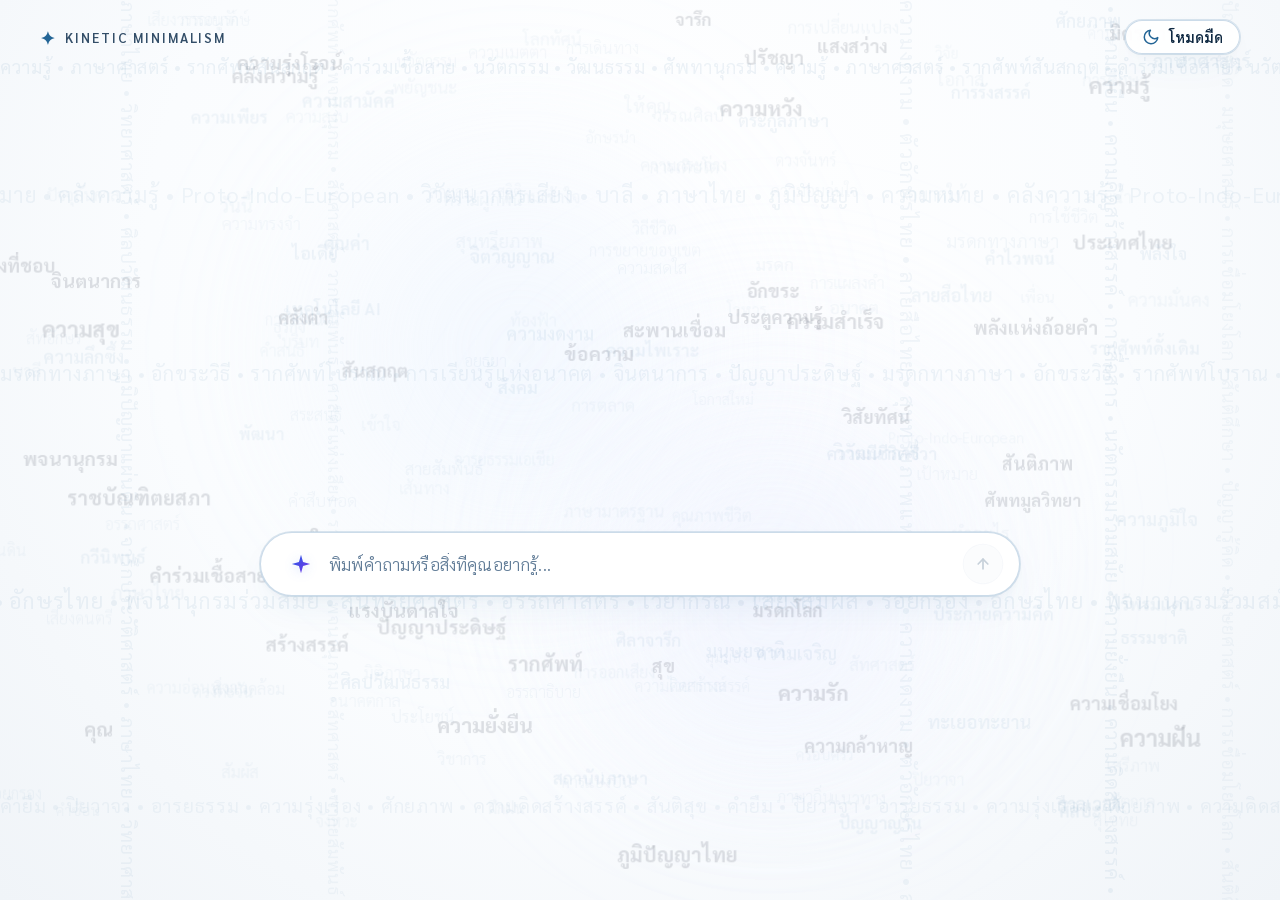
<file: UIdesign/index.html>
<!DOCTYPE html>
<html lang="th">
<head>
  <meta charset="UTF-8">
  <meta name="viewport" content="width=device-width, initial-scale=1.0">
  <title>Kinetic Typography & Liquid Glass UI</title>
  <meta name="description" content="ระบบ Kinetic Typography และ Liquid Glass สไตล์โมเดิร์น มินิมอล ผสานฟอร์มตัวอักษรไทย">

  <!-- Google Fonts: Sarabun & Krub (ฟอนต์ไทยมีหัว คมชัด อ่านง่าย สไตล์ราชบัณฑิตยสภา) -->
  <link rel="preconnect" href="https://fonts.googleapis.com">
  <link rel="preconnect" href="https://fonts.gstatic.com" crossorigin>
  <link href="https://fonts.googleapis.com/css2?family=Krub:ital,wght@0,400;0,500;0,600;0,700;1,400;1,600&family=Sarabun:ital,wght@0,300;0,400;0,500;0,600;0,700;0,800;1,400;1,600;1,700&display=swap" rel="stylesheet">

  <link rel="stylesheet" href="style.css">
</head>
<body class="state-ambient">
  <!-- Visual Canvas for subtle ambient lighting -->
  <div class="ambient-background">
    <div class="light-orb orb-1"></div>
    <div class="light-orb orb-2"></div>
    <div class="light-orb orb-3"></div>
  </div>

  <!-- Kinetic Typography Viewport (Horizontal & Vertical Streams + Dynamic Word Cloud) -->
  <div class="kinetic-viewport" id="kineticViewport" aria-hidden="true">
    <!-- Horizontal Flowing Lines -->
    <div class="kinetic-stream-h stream-h-1" id="streamH1"></div>
    <div class="kinetic-stream-h stream-h-2" id="streamH2"></div>
    <div class="kinetic-stream-h stream-h-3" id="streamH3"></div>
    <div class="kinetic-stream-h stream-h-4" id="streamH4"></div>
    <div class="kinetic-stream-h stream-h-5" id="streamH5"></div>

    <!-- Vertical Flowing Lines (วิ่งแนวตั้งตามที่ต้องการ) -->
    <div class="kinetic-stream-v stream-v-1" id="streamV1"></div>
    <div class="kinetic-stream-v stream-v-2" id="streamV2"></div>
    <div class="kinetic-stream-v stream-v-3" id="streamV3"></div>
    <div class="kinetic-stream-v stream-v-4" id="streamV4"></div>
    <div class="kinetic-stream-v stream-v-5" id="streamV5"></div>

    <!-- Floating Dynamic Word Cloud -->
    <div class="words-cloud" id="wordsCloud"></div>
  </div>

  <!-- Top Micro-Bar (Status & Interactive Demo Controls) -->
  <header class="top-nav">
    <div class="brand-subtle">
      <span class="brand-spark">✦</span>
      <span class="brand-title">KINETIC MINIMALISM</span>
    </div>

    <div class="theme-toggle-container">
      <button class="theme-toggle-btn" id="themeToggleBtn" aria-label="สลับโหมดมืด/สว่าง" title="สลับโหมดมืด/สว่าง">
        <svg class="theme-icon sun-icon" width="18" height="18" viewBox="0 0 24 24" fill="none" stroke="currentColor" stroke-width="2" stroke-linecap="round" stroke-linejoin="round">
          <circle cx="12" cy="12" r="5"></circle>
          <line x1="12" y1="1" x2="12" y2="3"></line>
          <line x1="12" y1="21" x2="12" y2="23"></line>
          <line x1="4.22" y1="4.22" x2="5.64" y2="5.64"></line>
          <line x1="18.36" y1="18.36" x2="19.78" y2="19.78"></line>
          <line x1="1" y1="12" x2="3" y2="12"></line>
          <line x1="21" y1="12" x2="23" y2="12"></line>
          <line x1="4.22" y1="19.78" x2="5.64" y2="18.36"></line>
          <line x1="18.36" y1="5.64" x2="19.78" y2="4.22"></line>
        </svg>
        <svg class="theme-icon moon-icon" width="18" height="18" viewBox="0 0 24 24" fill="none" stroke="currentColor" stroke-width="2" stroke-linecap="round" stroke-linejoin="round">
          <path d="M21 12.79A9 9 0 1 1 11.21 3 7 7 0 0 0 21 12.79z"></path>
        </svg>
        <span class="theme-toggle-text" id="themeToggleText">โหมดมืด</span>
      </button>
    </div>
  </header>

  <!-- Central Kinetic Stage -->
  <main class="stage-container" id="stageContainer">
    
    <!-- Greeting Headline Section: คำสุดท้ายที่เรียงแล้วเป็นตัวอักษรมีหัว หนา ชัด -->
    <div class="greeting-wrapper" id="greetingWrapper">
      <h1 class="greeting-headline" id="greetingHeadline" aria-label="วันนี้อยากให้ภาษาไทยทำอะไรให้คุณ">
        <span class="greeting-slot" id="targetSlot0" data-word="วันนี้"><span class="slot-text">วันนี้</span></span>
        <span class="greeting-slot" id="targetSlot1" data-word="อยากให้"><span class="slot-text">อยากให้</span></span>
        <span class="greeting-slot" id="targetSlot2" data-word="ภาษาไทย"><span class="slot-text">ภาษาไทย</span></span>
        <span class="greeting-slot" id="targetSlot3" data-word="ทำอะไร"><span class="slot-text">ทำอะไร</span></span>
        <span class="greeting-slot" id="targetSlot4" data-word="ให้คุณ"><span class="slot-text">ให้คุณ</span></span>
      </h1>
      <p class="greeting-subtext" id="greetingSubtext">
        พิมพ์สิ่งที่ต้องการเรียนรู้ แปลความหมาย สืบสายรากศัพท์ หรือสร้างสรรค์
      </p>
    </div>

    <!-- Liquid Glass Textbox Container (Squircle Apple-style) -->
    <div class="glass-search-container" id="glassSearchContainer">
      <!-- Specular Refraction Highlights -->
      <div class="glass-lens-overlay" aria-hidden="true"></div>
      <div class="glass-specular-edge" aria-hidden="true"></div>

      <!-- Main Squircle Capsule Input -->
      <div class="liquid-textbox" id="liquidTextbox">
        
        <!-- Left Sparkle Icon -->
        <div class="sparkle-icon-wrapper" title="ระบบตื่นรู้และพร้อมรับคำสั่ง">
          <svg class="sparkle-svg" width="22" height="22" viewBox="0 0 24 24" fill="none" xmlns="http://www.w3.org/2000/svg">
            <path d="M12 2L14.2 9.8L22 12L14.2 14.2L12 22L9.8 14.2L2 12L9.8 9.8L12 2Z" fill="url(#sparkleGradient)" />
            <defs>
              <linearGradient id="sparkleGradient" x1="2" y1="2" x2="22" y2="22" gradientUnits="userSpaceOnUse">
                <stop stop-color="#2563EB" />
                <stop offset="0.5" stop-color="#4F46E5" />
                <stop offset="1" stop-color="#7C3AED" />
              </linearGradient>
            </defs>
          </svg>
        </div>

        <!-- Loopless Clean Input Field -->
        <div class="input-field-wrapper">
          <input 
            type="text" 
            id="thaiSearchInput" 
            class="thai-input" 
            placeholder="พิมพ์คำถามหรือสิ่งที่คุณอยากรู้..." 
            autocomplete="off"
            spellcheck="false"
            aria-label="พิมพ์คำถามหรือสิ่งที่คุณอยากรู้"
          >
        </div>

        <!-- Right Action Button (Squircle / Capsule with Up Arrow) -->
        <button class="action-btn" id="actionSubmitBtn" aria-label="ส่งคำสั่ง" disabled>
          <svg class="arrow-up-svg" width="18" height="18" viewBox="0 0 24 24" fill="none" stroke="currentColor" stroke-width="2.5" stroke-linecap="round" stroke-linejoin="round">
            <line x1="12" y1="19" x2="12" y2="5"></line>
            <polyline points="5 12 12 5 19 12"></polyline>
          </svg>
        </button>
      </div>

      <!-- Mode Selection Container (โหลดขึ้นมาใต้ช่องพิมพ์ขณะพิมพ์ 2 ก้อน) -->
      <div class="mode-selection-container" id="modeSelectionContainer" style="display: none;">
        <div class="mode-selection-header">
          <div class="mode-loading-indicator" id="modeLoadingIndicator">
            <span class="pulse-spark">✦</span>
            <span class="mode-header-text">โหมดการวิเคราะห์สำหรับ "<strong id="typedWordLabel" class="highlight-word">...</strong>"</span>
          </div>
          <span class="mode-select-hint">เลือกเพื่อดูคำตอบ</span>
        </div>

        <div class="mode-cards-grid">
          <!-- ก้อนที่ 1: ค้นหาทั่วไป (General Search via WACHA) -->
          <button class="mode-card" id="modeCardGeneral" data-mode="general">
            <div class="mode-card-icon-box dict-icon">
              <svg width="20" height="20" viewBox="0 0 24 24" fill="none" stroke="currentColor" stroke-width="2" stroke-linecap="round" stroke-linejoin="round">
                <path d="M4 19.5A2.5 2.5 0 0 1 6.5 17H20"></path>
                <path d="M6.5 2H20v20H6.5A2.5 2.5 0 0 1 4 19.5v-15A2.5 2.5 0 0 1 6.5 2z"></path>
              </svg>
            </div>
            <div class="mode-card-info">
              <div class="mode-title-row">
                <span class="mode-title">1. ค้นหาทั่วไป</span>
                <span class="mode-tag tag-dict">WACHA Engine</span>
              </div>
              <p class="mode-desc">
                นิยาม, แผนภาพความสัมพันธ์ และคำที่เกี่ยวข้อง สำหรับ "<span class="echo-word">คำนี้</span>"
              </p>
            </div>
            <div class="mode-action-indicator">
              <span class="action-arrow">→</span>
            </div>
          </button>

          <!-- ก้อนที่ 2: การหารากศัพท์ (Etymological Bridge) -->
          <button class="mode-card" id="modeCardEtymology" data-mode="etymology">
            <div class="mode-card-icon-box root-icon">
              <svg width="20" height="20" viewBox="0 0 24 24" fill="none" stroke="currentColor" stroke-width="2" stroke-linecap="round" stroke-linejoin="round">
                <circle cx="18" cy="5" r="3"></circle>
                <circle cx="6" cy="12" r="3"></circle>
                <circle cx="18" cy="19" r="3"></circle>
                <line x1="8.59" y1="13.51" x2="15.42" y2="17.49"></line>
                <line x1="15.41" y1="6.51" x2="8.59" y2="10.49"></line>
              </svg>
            </div>
            <div class="mode-card-info">
              <div class="mode-title-row">
                <span class="mode-title">2. การหารากศัพท์</span>
                <span class="mode-tag tag-pie">PIE Cognates</span>
              </div>
              <p class="mode-desc">
                สืบสายรากศัพท์บาลี-สันสกฤต และคำร่วมเชื้อสาย PIE สำหรับ "<span class="echo-word">คำนี้</span>"
              </p>
            </div>
            <div class="mode-action-indicator">
              <span class="action-arrow">→</span>
            </div>
          </button>
        </div>
      </div>

    </div>

    <!-- Interactive Execution Response Card (Liquid Glass Drawer) -->
    <div class="response-drawer" id="responseDrawer">
      <div class="response-card liquid-glass-card">
        <div class="response-header">
          <div class="response-badge">
            <span class="pulse-dot"></span>
            <span id="responseStatusText">วิเคราะห์ภาษาไทยสำเร็จ</span>
          </div>
          <button class="response-close-btn" id="closeResponseBtn" title="ปิดหน้าต่าง">✕</button>
        </div>
        <div class="response-body" id="responseBody">
          <!-- Dynamic Response Content -->
        </div>
      </div>
    </div>

  </main>

  <script src="https://d3js.org/d3.v7.min.js"></script>
  <script src="d3_graph.js"></script>
  <script src="app.js"></script>
</body>
</html>
</file>
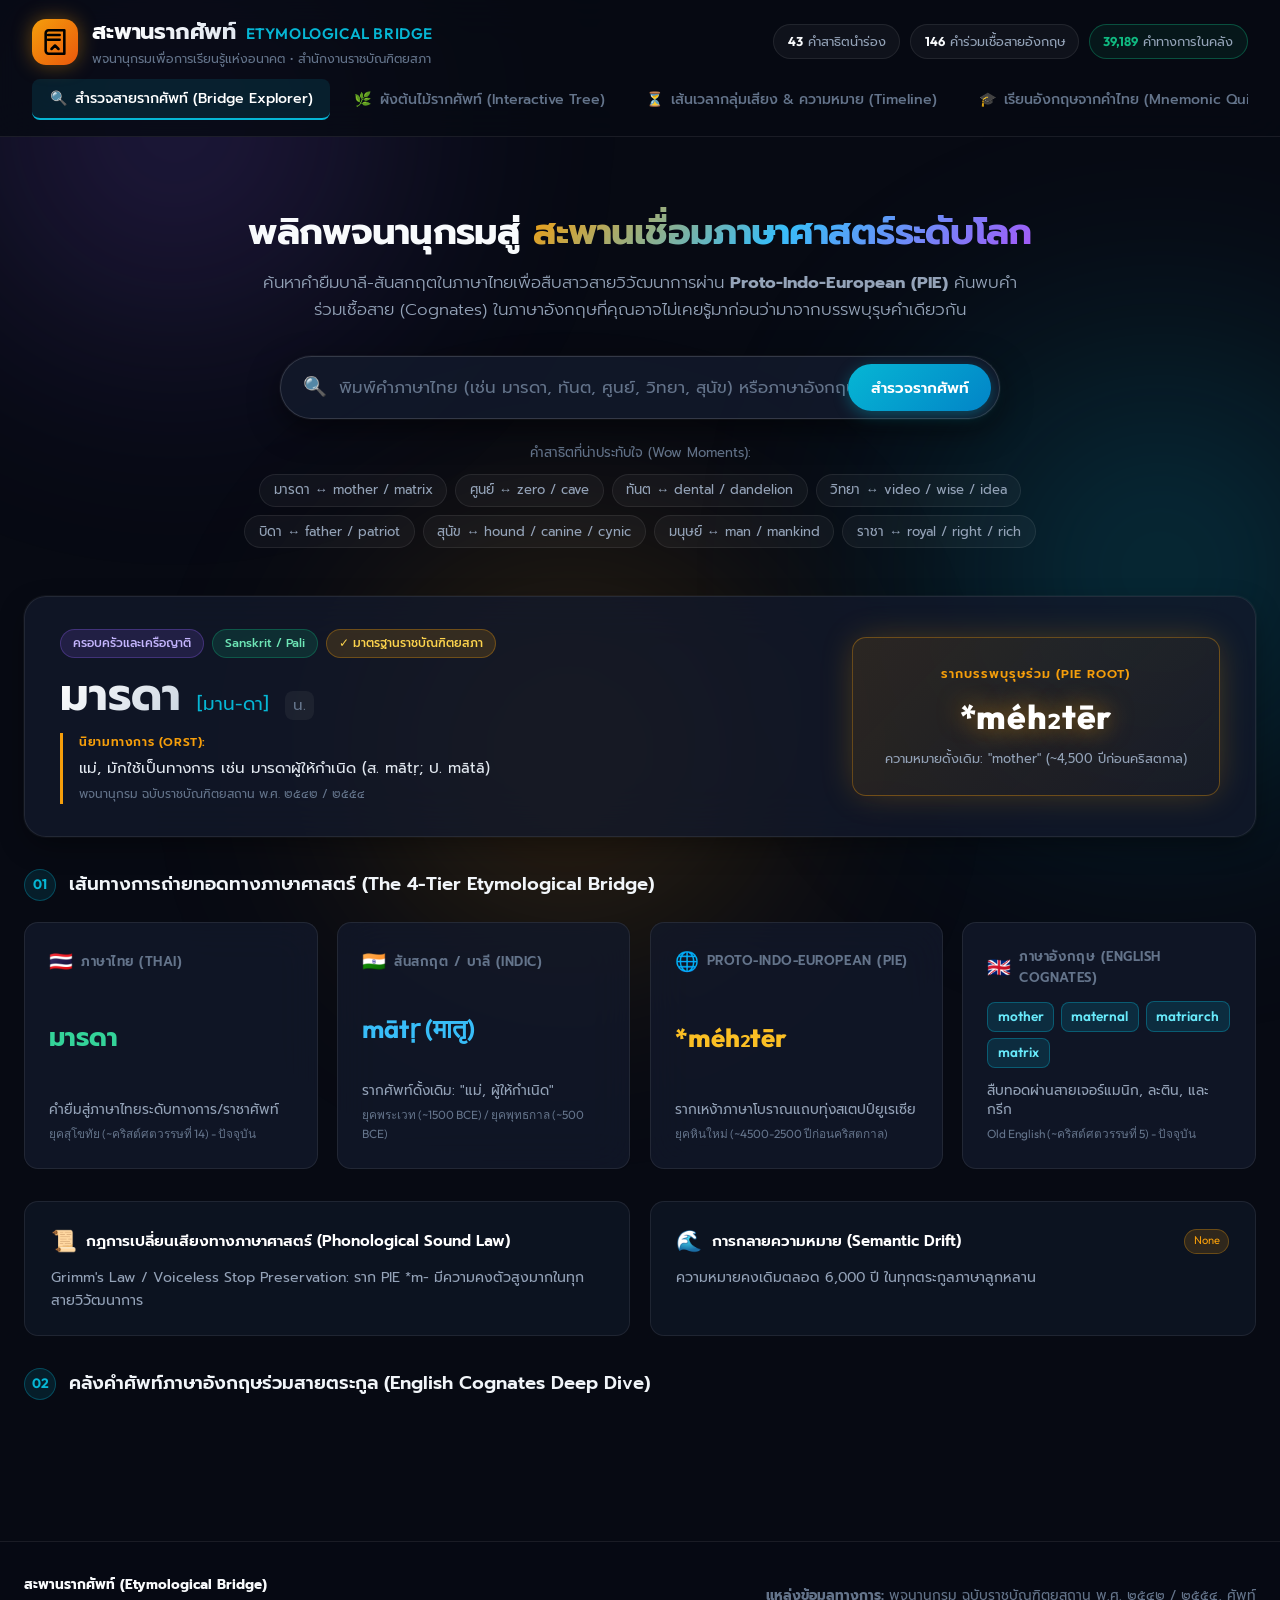
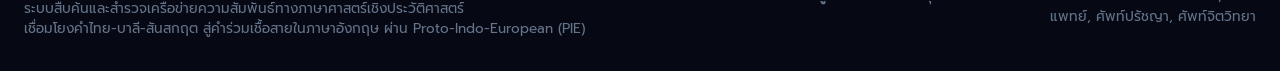
<file: etymological-bridge/frontend/index.html>
<!DOCTYPE html>
<html lang="th">
<head>
  <meta charset="UTF-8">
  <meta name="viewport" content="width=device-width, initial-scale=1.0">
  <title>สะพานรากศัพท์ (Etymological Bridge) | เชื่อมโยงคำไทยสู่ภาษาอังกฤษผ่าน PIE</title>
  <meta name="description" content="ระบบเชื่อมโยงคำยืมบาลี-สันสกฤตในภาษาไทยสู่คำร่วมเชื้อสาย (Cognates) ในภาษาอังกฤษ ผ่านรากศัพท์ Proto-Indo-European (PIE) โดยสำนักงานราชบัณฑิตยสภา">
  
  <!-- Fonts: Outfit (English) & Prompt (Thai) -->
  <link rel="preconnect" href="https://fonts.googleapis.com">
  <link rel="preconnect" href="https://fonts.gstatic.com" crossorigin>
  <link href="https://fonts.googleapis.com/css2?family=Outfit:wght@300;400;500;600;700;800&family=Prompt:ital,wght@0,300;0,400;0,500;0,600;0,700;1,400&display=swap" rel="stylesheet">
  
  <!-- D3.js v7 CDN for Force Graph -->
  <script src="https://d3js.org/d3.v7.min.js"></script>
  
  <!-- Stylesheets -->
  <link rel="stylesheet" href="css/style.css">
</head>
<body class="dark-theme">
  <!-- Background Glow Orbs -->
  <div class="bg-orb orb-1"></div>
  <div class="bg-orb orb-2"></div>
  <div class="bg-orb orb-3"></div>

  <!-- Header & Navigation -->
  <header class="app-header" id="mainHeader">
    <div class="header-container">
      <div class="brand-group">
        <div class="brand-icon">
          <svg width="28" height="28" viewBox="0 0 24 24" fill="none" stroke="currentColor" stroke-width="2.2" stroke-linecap="round" stroke-linejoin="round">
            <path d="M4 19.5v-15A2.5 2.5 0 0 1 6.5 2H20v20H6.5a2.5 2.5 0 0 1-2.5-2.5Z"></path>
            <path d="M6 6h10"></path>
            <path d="M6 10h10"></path>
            <path d="M9 18l3-3 3 3"></path>
          </svg>
        </div>
        <div class="brand-text">
          <div class="brand-title">
            <span class="thai-brand">สะพานรากศัพท์</span>
            <span class="eng-brand">Etymological Bridge</span>
          </div>
          <div class="brand-tagline">พจนานุกรมเพื่อการเรียนรู้แห่งอนาคต • สำนักงานราชบัณฑิตยสภา</div>
        </div>
      </div>

      <!-- Stats Pill -->
      <div class="header-stats" id="headerStats">
        <span class="stat-pill"><strong id="statThaiCount">43</strong> คำสาธิตนำร่อง</span>
        <span class="stat-pill"><strong id="statCognateCount">146</strong> คำร่วมเชื้อสายอังกฤษ</span>
        <span class="stat-pill highlight"><strong id="statOrstCount">39,189</strong> คำทางการในคลัง</span>
      </div>
    </div>

    <!-- Navigation Tabs -->
    <nav class="nav-tabs" id="navTabs">
      <button class="nav-tab active" data-tab="tab-explorer" id="tabBtnExplorer">
        <span class="tab-icon">🔍</span>
        <span class="tab-label">สำรวจสายรากศัพท์ (Bridge Explorer)</span>
      </button>
      <button class="nav-tab" data-tab="tab-graph" id="tabBtnGraph">
        <span class="tab-icon">🌿</span>
        <span class="tab-label">ผังต้นไม้รากศัพท์ (Interactive Tree)</span>
      </button>
      <button class="nav-tab" data-tab="tab-timeline" id="tabBtnTimeline">
        <span class="tab-icon">⏳</span>
        <span class="tab-label">เส้นเวลากลุ่มเสียง & ความหมาย (Timeline)</span>
      </button>
      <button class="nav-tab" data-tab="tab-learn" id="tabBtnLearn">
        <span class="tab-icon">🎓</span>
        <span class="tab-label">เรียนอังกฤษจากคำไทย (Mnemonic Quiz)</span>
      </button>
      <button class="nav-tab" data-tab="tab-categories" id="tabBtnCategories">
        <span class="tab-icon">📚</span>
        <span class="tab-label">คลังหมวดหมู่ (Categories)</span>
      </button>
    </nav>
  </header>

  <!-- Main Container -->
  <main class="app-main">
    
    <!-- Hero Search Section -->
    <section class="hero-search-section">
      <div class="hero-content">
        <h1 class="hero-title">
          พลิกพจนานุกรมสู่ <span class="gradient-text">สะพานเชื่อมภาษาศาสตร์ระดับโลก</span>
        </h1>
        <p class="hero-desc">
          ค้นหาคำยืมบาลี-สันสกฤตในภาษาไทยเพื่อสืบสาวสายวิวัฒนาการผ่าน <strong>Proto-Indo-European (PIE)</strong> 
          ค้นพบคำร่วมเชื้อสาย (Cognates) ในภาษาอังกฤษที่คุณอาจไม่เคยรู้มาก่อนว่ามาจากบรรพบุรุษคำเดียวกัน
        </p>

        <!-- Search Box Container -->
        <div class="search-box-wrapper">
          <div class="search-box">
            <span class="search-icon">🔍</span>
            <input type="text" id="searchInput" placeholder="พิมพ์คำภาษาไทย (เช่น มารดา, ทันต, ศูนย์, วิทยา, สุนัข) หรือภาษาอังกฤษ..." autocomplete="off">
            <button id="clearSearchBtn" class="clear-btn" style="display: none;">✕</button>
            <button id="searchActionBtn" class="search-submit-btn">สำรวจรากศัพท์</button>
          </div>
          
          <!-- Live Auto-Suggestions Dropdown -->
          <div id="searchSuggestions" class="suggestions-dropdown" style="display: none;"></div>
        </div>

        <!-- Quick Wow Chips -->
        <div class="quick-chips-group">
          <span class="chips-label">คำสาธิตที่น่าประทับใจ (Wow Moments):</span>
          <div class="chips-container" id="quickChips">
            <button class="chip-btn" data-word="มารดา">มารดา ↔ mother / matrix</button>
            <button class="chip-btn" data-word="ศูนย์">ศูนย์ ↔ zero / cave</button>
            <button class="chip-btn" data-word="ทันต">ทันต ↔ dental / dandelion</button>
            <button class="chip-btn" data-word="วิทยา">วิทยา ↔ video / wise / idea</button>
            <button class="chip-btn" data-word="บิดา">บิดา ↔ father / patriot</button>
            <button class="chip-btn" data-word="สุนัข">สุนัข ↔ hound / canine / cynic</button>
            <button class="chip-btn" data-word="มนุษย์">มนุษย์ ↔ man / mankind</button>
            <button class="chip-btn" data-word="ราชา">ราชา ↔ royal / right / rich</button>
          </div>
        </div>

        <!-- Word Classification Banner (Shows Kra-Dai vs Sanskrit result) -->
        <div id="classificationBanner" class="classification-banner" style="display: none;">
          <!-- Dynamically populated -->
        </div>
      </div>
    </section>

    <!-- TAB 1: BRIDGE EXPLORER -->
    <section id="tab-explorer" class="tab-pane active">
      <div class="explorer-grid">
        
        <!-- Current Word Header Bar -->
        <div class="word-hero-card" id="wordHeroCard">
          <div class="word-hero-left">
            <div class="word-badge-row">
              <span class="badge category-badge" id="entryCategory">ครอบครัวและเครือญาติ</span>
              <span class="badge origin-badge" id="entryOriginLang">Sanskrit / Pali</span>
              <span class="badge orst-verified-badge">✓ มาตรฐานราชบัณฑิตยสภา</span>
            </div>
            <div class="word-title-row">
              <h2 class="active-thai-word" id="entryThaiWord">มารดา</h2>
              <span class="active-phonetic" id="entryThaiRead">[มาน-ดา]</span>
              <span class="active-pos" id="entryThaiPos">น.</span>
            </div>
            <div class="official-def-quote">
              <span class="quote-tag">นิยามทางการ (ORST):</span>
              <p class="quote-text" id="entryOrstDefinition">แม่, มักใช้เป็นทางการ เช่น มารดาผู้ให้กำเนิด (ส. mātṛ; ป. mātā)</p>
              <div class="edition-tag" id="entryOrstEdition">พจนานุกรม ฉบับราชบัณฑิตยสถาน พ.ศ. ๒๕๔๒ / ๒๕๕๔</div>
            </div>
          </div>

          <div class="word-hero-right">
            <div class="pie-root-box">
              <div class="pie-title">รากบรรพบุรุษร่วม (PIE Root)</div>
              <div class="pie-root-code" id="entryPieRoot">*méh₂tēr</div>
              <div class="pie-meaning-label" id="entryPieMeaning">ความหมายดั้งเดิม: "mother" (~4,500 ปีก่อนคริสตกาล)</div>
            </div>
          </div>
        </div>

        <!-- 4-Tier Interactive Evolution Flow -->
        <div class="etymology-flow-wrapper">
          <div class="section-badge-title">
            <span class="section-num">01</span>
            <span class="section-name">เส้นทางการถ่ายทอดทางภาษาศาสตร์ (The 4-Tier Etymological Bridge)</span>
          </div>

          <div class="four-tier-flow" id="fourTierFlow">
            <!-- Tier 1: Thai Word -->
            <div class="flow-card tier-thai">
              <div class="tier-header">
                <span class="tier-flag">🇹🇭</span>
                <span class="tier-lang">ภาษาไทย (Thai)</span>
              </div>
              <div class="tier-main-word" id="flowThaiWord">มารดา</div>
              <div class="tier-detail">
                <div class="tier-sub" id="flowThaiDetail">คำยืมสู่ภาษาไทยระดับทางการ/ราชาศัพท์</div>
                <div class="tier-era">ยุคสุโขทัย (~คริสต์ศตวรรษที่ 14) - ปัจจุบัน</div>
              </div>
              <div class="tier-connector-arrow">➔</div>
            </div>

            <!-- Tier 2: Sanskrit/Pali -->
            <div class="flow-card tier-indic">
              <div class="tier-header">
                <span class="tier-flag">🇮🇳</span>
                <span class="tier-lang">สันสกฤต / บาลี (Indic)</span>
              </div>
              <div class="tier-main-word" id="flowSanskritWord">mātṛ (मातृ)</div>
              <div class="tier-detail">
                <div class="tier-sub" id="flowSanskritMeaning">รากศัพท์ดั้งเดิม: "แม่, ผู้ให้กำเนิด"</div>
                <div class="tier-era">ยุคพระเวท (~1500 BCE) / ยุคพุทธกาล (~500 BCE)</div>
              </div>
              <div class="tier-connector-arrow">➔</div>
            </div>

            <!-- Tier 3: PIE Root -->
            <div class="flow-card tier-pie">
              <div class="tier-header">
                <span class="tier-flag">🌐</span>
                <span class="tier-lang">Proto-Indo-European (PIE)</span>
              </div>
              <div class="tier-main-word highlight-gold" id="flowPieRoot">*méh₂tēr</div>
              <div class="tier-detail">
                <div class="tier-sub" id="flowPieMeaning">รากเหง้าภาษาโบราณแถบทุ่งสเตปป์ยูเรเซีย</div>
                <div class="tier-era">ยุคหินใหม่ (~4500-2500 ปีก่อนคริสตกาล)</div>
              </div>
              <div class="tier-connector-arrow">➔</div>
            </div>

            <!-- Tier 4: English Cognates -->
            <div class="flow-card tier-english">
              <div class="tier-header">
                <span class="tier-flag">🇬🇧</span>
                <span class="tier-lang">ภาษาอังกฤษ (English Cognates)</span>
              </div>
              <div class="tier-cognates-summary" id="flowEnglishList">
                <span class="cog-pill">mother</span>
                <span class="cog-pill">maternal</span>
                <span class="cog-pill">matriarch</span>
                <span class="cog-pill">matrix</span>
              </div>
              <div class="tier-detail">
                <div class="tier-sub">สืบทอดผ่านสายเจอร์แมนิก, ละติน, และกรีก</div>
                <div class="tier-era">Old English (~คริสต์ศตวรรษที่ 5) - ปัจจุบัน</div>
              </div>
            </div>
          </div>
        </div>

        <!-- Phonological Law & Semantic Drift Callout -->
        <div class="linguistic-laws-grid">
          <div class="law-card">
            <div class="law-header">
              <span class="law-icon">📜</span>
              <span class="law-title">กฎการเปลี่ยนเสียงทางภาษาศาสตร์ (Phonological Sound Law)</span>
            </div>
            <p class="law-desc" id="entrySoundLaw">
              Grimm's Law / Voiceless Stop Preservation: ราก PIE *m- มีความคงตัวสูงมากในทุกสายวิวัฒนาการ
            </p>
          </div>

          <div class="law-card">
            <div class="law-header">
              <span class="law-icon">🌊</span>
              <span class="law-title">การกลายความหมาย (Semantic Drift)</span>
              <span class="drift-score-badge" id="entryDriftScore">None</span>
            </div>
            <p class="law-desc" id="entryDriftNote">
              ความหมายคงเดิมตลอด 6,000 ปี ในทุกตระกูลภาษาลูกหลาน
            </p>
          </div>
        </div>

        <!-- Detailed English Cognates Gallery -->
        <div class="cognates-section">
          <div class="section-badge-title">
            <span class="section-num">02</span>
            <span class="section-name">คลังคำศัพท์ภาษาอังกฤษร่วมสายตระกูล (English Cognates Deep Dive)</span>
          </div>

          <div class="cognates-cards-grid" id="cognatesGrid">
            <!-- Dynamically populated cards -->
          </div>
        </div>

        <!-- Specialized Domain Terminology (ORST Dictionary Alignment) -->
        <div class="specialized-section" id="specializedSection" style="display: none;">
          <div class="section-badge-title">
            <span class="section-num">03</span>
            <span class="section-name">การใช้งานในพจนานุกรมเฉพาะสาขาวิชาของราชบัณฑิตยสภา</span>
          </div>
          <div class="specialized-terms-grid" id="specializedTermsGrid">
            <!-- Dynamically populated from Medical/Psychology/Philosophy dictionaries -->
          </div>
        </div>

      </div>
    </section>

    <!-- TAB 2: INTERACTIVE COLLAPSIBLE TREE -->
    <section id="tab-graph" class="tab-pane">
      <div class="graph-container-card">
        
        <!-- Toolbar & Actions -->
        <div class="graph-toolbar">
          <div class="graph-info">
            <h3 class="graph-title" id="graphTitle">ผังต้นไม้รากศัพท์ของคำว่า "มารดา"</h3>
            <span class="graph-subtitle">แผนภาพต้นไม้แบบการ์ดโต้ตอบ (Interactive Collapsible Tree) เชื่อมโยงรากเหง้าคำไทยและอังกฤษ</span>
          </div>
          <div class="graph-controls">
            <button class="graph-btn" id="graphResetZoomBtn" title="รีเซ็ตมุมมองผัง">🔍 รีเซ็ต</button>
            <button class="graph-btn" id="graphExpandAllBtn" title="กางทุกสาขาภาษา">➕ ขยายทั้งหมด</button>
            <button class="graph-btn" id="graphCollapseAllBtn" title="ย่อกิ่งก้านสาขา">➖ ย่อกิ่ง</button>
            <button class="graph-btn highlight-btn" id="graphToggleViewBtn">📋 ดูแบบการ์ดลำดับชั้น</button>
          </div>
        </div>

        <!-- Friendly Quick Guide Banner -->
        <div class="tree-guide-banner">
          <span class="guide-icon">💡</span>
          <span class="guide-text">
            <strong>วิธีใช้งาน:</strong> คลิกที่การ์ดเพื่อ <strong>กางดู / ย่อ</strong> สาขาย่อยของตระกูลภาษา | ลากเมาส์เพื่อเลื่อน และเลื่อนลูกกลิ้งเพื่อย่อ-ขยายมุมมอง
          </span>
        </div>

        <!-- Active Breadcrumb Path Trail -->
        <div class="tree-breadcrumb-bar">
          <span class="bc-label">เส้นทางสายรากศัพท์:</span>
          <div id="treeBreadcrumb" class="tree-breadcrumb">
            <span class="bc-item bc-active">*méh₂tēr</span>
          </div>
        </div>

        <!-- Legend Bar -->
        <div class="graph-legend">
          <div class="legend-item"><span class="legend-dot dot-pie"></span> รากแม่ PIE (*Root)</div>
          <div class="legend-item"><span class="legend-dot dot-thai"></span> สายไทย/สันสกฤต (Eastern)</div>
          <div class="legend-item"><span class="legend-dot dot-germanic"></span> เจอร์แมนิก (Germanic)</div>
          <div class="legend-item"><span class="legend-dot dot-italic"></span> ละติน/อิตาลิก (Latin)</div>
          <div class="legend-item"><span class="legend-dot dot-greek"></span> กรีก (Hellenic)</div>
          <div class="legend-item"><span class="legend-dot dot-english"></span> คำอังกฤษ (Cognates)</div>
        </div>

        <!-- View 1: Graphic D3 Tree View -->
        <div id="d3GraphicWrapper" class="d3-viewport-wrapper">
          <svg id="d3GraphSvg" width="100%" height="580"></svg>
        </div>

        <!-- View 2: Cascading Flow View (Alternative card flow) -->
        <div id="cascadingFlowWrapper" class="cascading-flow-wrapper" style="display: none;">
          <div id="cascadingFlowContainer" class="cascading-flow-container"></div>
        </div>

        <!-- Interactive Selected Node Card Inspector -->
        <div id="selectedNodeCard" class="selected-node-inspector" style="display: none;">
          <div class="inspector-header">
            <div class="inspector-title-group">
              <h4 id="nodeDetailTitle" class="inspector-title">มารดา</h4>
              <span id="nodeDetailBadge" class="inspector-badge">ภาษาไทย</span>
            </div>
            <span id="nodeDetailEra" class="inspector-era">สุโขทัย - ปัจจุบัน</span>
          </div>
          <p id="nodeDetailBody" class="inspector-body">คำยืมสู่ภาษาไทยระดับทางการ</p>
          <div id="nodeDetailTip" class="inspector-tip">💡 ความหมายร่วมและเทคนิคช่วยจำ</div>
        </div>

      </div>
    </section>

    <!-- TAB 3: TIMELINE & CHRONOLOGY -->
    <section id="tab-timeline" class="tab-pane">
      <div class="timeline-container-card">
        <div class="section-badge-title">
          <span class="section-num">04</span>
          <span class="section-name">ลำดับกาลเวลาและการเปลี่ยนแปลงทางสัทศาสตร์ (Chronological Journey)</span>
        </div>
        <p class="timeline-intro">
          เส้นทางการเดินทางกว่า 6,000 ปี จากทุ่งหญ้าสเตปป์ยูเรเซียโบราณ สู่คัมภีร์พระเวทในลุ่มน้ำสินธุ ผ่านพระไตรปิฎกบาลี สู่พจนานุกรมไทย และภาษาอังกฤษสากล
        </p>

        <div class="timeline-track" id="timelineTrack">
          <!-- Dynamically populated timeline nodes -->
        </div>
      </div>
    </section>

    <!-- TAB 4: LEARN ENGLISH VIA THAI (MNEMONIC QUIZ) -->
    <section id="tab-learn" class="tab-pane">
      <div class="learn-container-card">
        <div class="learn-hero-header">
          <div class="learn-badge">🎯 ฟังก์ชันช่วยเรียนรู้ภาษา (Educational Innovation)</div>
          <h2 class="learn-title">เทคนิคจำศัพท์ภาษาอังกฤษขั้นสูง... จากคำไทยที่คุณรู้จักอยู่แล้ว!</h2>
          <p class="learn-subtitle">
            ทำไมต้องท่องจำศัพท์อังกฤษแบบนกแก้วนกขุนทอง? เมื่อหลักภาษาศาสตร์เชิงประวัติศาสตร์ชี้ชัดว่า 
            คนไทยจำคำอย่าง <em>maternal</em>, <em>dental</em>, <em>video</em>, <em>zero</em>, <em>dandelion</em> 
            ได้ง่ายดายเพียงเชื่อมโยงกับคำบาลี-สันสกฤตในชีวิตประจำวัน!
          </p>
        </div>

        <!-- Quiz Container -->
        <div class="quiz-wrapper" id="quizWrapper">
          <div class="quiz-header-bar">
            <span class="quiz-progress-label" id="quizProgressLabel">คำถามข้อที่ 1 / 5</span>
            <span class="quiz-score-badge">คะแนน: <strong id="quizScoreText">0</strong></span>
          </div>

          <div class="quiz-card" id="quizCard">
            <div class="quiz-question-box">
              <div class="quiz-prompt-tag">ทดสอบความเข้าใจ</div>
              <h3 class="quiz-question-text" id="quizQuestionText">คำถามกำลังโหลด...</h3>
              <div class="quiz-sub-hint" id="quizSubHint">คำบอกใบ้: มาจากราก *méh₂tēr</div>
            </div>

            <div class="quiz-options-grid" id="quizOptionsGrid">
              <!-- Options buttons -->
            </div>

            <div class="quiz-feedback-box" id="quizFeedbackBox" style="display: none;">
              <div class="feedback-status" id="feedbackStatus">ถูกต้อง! 🎉</div>
              <p class="feedback-explanation" id="feedbackExplanation">คำอธิบาย</p>
              <button class="quiz-next-btn" id="quizNextBtn">คำถามถัดไป ➔</button>
            </div>
          </div>
        </div>

        <!-- Quiz Completed Score Screen -->
        <div class="quiz-complete-card" id="quizCompleteCard" style="display: none;">
          <div class="trophy-icon">🏆</div>
          <h3 class="complete-title">ยินดีด้วย! คุณทำแบบทดสอบเสร็จสิ้น</h3>
          <p class="complete-score-summary">คุณได้คะแนน <span id="finalScore">5</span> เต็ม 5</p>
          <p class="complete-praise" id="completePraise">ยอดเยี่ยมมาก! คุณได้เปิดโลกการเรียนรู้ภาษาอังกฤษผ่านสะพานรากศัพท์ไทย</p>
          <button class="restart-quiz-btn" id="restartQuizBtn">ทำแบบทดสอบใหม่อีกครั้ง</button>
        </div>
      </div>
    </section>

    <!-- TAB 5: CATEGORIES DIRECTORY -->
    <section id="tab-categories" class="tab-pane">
      <div class="categories-container-card">
        <div class="section-badge-title">
          <span class="section-num">05</span>
          <span class="section-name">สำรวจคำศัพท์ตามหมวดหมู่อรรถศาสตร์ (Semantic Domains)</span>
        </div>
        
        <div class="category-filters-row" id="categoryPillFilters">
          <button class="cat-pill active" data-cat="ALL">ทั้งหมด (All Words)</button>
          <!-- Category buttons dynamically populated -->
        </div>

        <div class="words-catalogue-grid" id="catalogueGrid">
          <!-- Dynamically populated cards -->
        </div>
      </div>
    </section>

  </main>

  <!-- Footer -->
  <footer class="app-footer">
    <div class="footer-container">
      <div class="footer-left">
        <div class="footer-title">สะพานรากศัพท์ (Etymological Bridge)</div>
        <div class="footer-desc">
          ระบบสืบค้นและสำรวจเครือข่ายความสัมพันธ์ทางภาษาศาสตร์เชิงประวัติศาสตร์<br>
          เชื่อมโยงคำไทย-บาลี-สันสกฤต สู่คำร่วมเชื้อสายในภาษาอังกฤษ ผ่าน Proto-Indo-European (PIE)
        </div>
      </div>
      <div class="footer-right">
        <div class="source-credit">
          <strong>แหล่งข้อมูลทางการ:</strong> พจนานุกรม ฉบับราชบัณฑิตยสถาน พ.ศ. ๒๕๔๒ / ๒๕๕๔, ศัพท์แพทย์, ศัพท์ปรัชญา, ศัพท์จิตวิทยา
        </div>
      </div>
    </div>
  </footer>

  <!-- Scripts -->
  <script src="js/d3_graph.js"></script>
  <script src="js/quiz.js"></script>
  <script src="js/app.js"></script>
</body>
</html>
</file>
<file: UIdesign/style.css>
/* ==========================================================================
   Kinetic Typography & Liquid Glass UI Design System
   Core Theme: Kinetic Minimalism
   - Ambient State: High kinetic motion, vertical & horizontal word flows
   - Focus / Snap: Target sentence gathers, becomes stationary, bold looped Thai font
   - Background words: Faint (0.05-0.08), slow deceleration, subtle blur
   ========================================================================== */

:root {
  /* Color Palette - Inspired by Royal Society of Thailand (ราชบัณฑิตยสภา) Slate Blue */
  --bg-primary: #F4F7FB;
  --bg-secondary: #FFFFFF;
  --bg-subtle: #EBF1F7;
  
  --text-primary: #0F2942;       /* Deep Academic Slate Navy */
  --text-secondary: #334E68;     /* Readable Slate Gray */
  --text-muted: #627D98;         /* Subdued Slate */
  --text-dim: #9FB3C8;
  --text-ghost: rgba(35, 101, 150, 0.22);
  --text-ghost-faded: rgba(35, 101, 150, 0.06);

  /* Accent & Highlight - Royal Dictionary Blue Palette */
  --accent-blue: #236596;        /* Primary Action / Button Blue */
  --accent-blue-hover: #1A4F77;
  --accent-slate: #6C8FAE;       /* Header / Banner Slate Blue */
  --accent-slate-light: #8BA8C2;
  --accent-teal: #0E7490;        /* Note tag green/teal */
  --accent-glow: rgba(35, 101, 150, 0.16);

  /* Liquid Glass Properties for Royal Slate Theme */
  --glass-bg: rgba(255, 255, 255, 0.90);
  --glass-bg-active: #FFFFFF;
  --glass-border: rgba(186, 207, 226, 0.75);
  --glass-blur: 24px;
  --glass-shadow: 
    0 1px 1px 0 rgba(255, 255, 255, 1) inset,
    0 16px 36px -10px rgba(35, 101, 150, 0.08),
    0 4px 12px -2px rgba(15, 41, 66, 0.04),
    0 0 0 1px rgba(186, 207, 226, 0.5);
  --glass-shadow-active:
    0 1px 2px 0 rgba(255, 255, 255, 1) inset,
    0 20px 48px -10px rgba(35, 101, 150, 0.15),
    0 6px 18px -3px rgba(15, 41, 66, 0.06),
    0 0 0 2px rgba(35, 101, 150, 0.45);

  /* Typography - EVERY FONT HAS HEADS (มีหัว ให้หมด) */
  --font-ui: 'Sarabun', 'Krub', sans-serif;
  --font-heading: 'Sarabun', 'Krub', sans-serif;
  --font-en: 'Sarabun', 'Krub', sans-serif;

  /* Scroll Animation progress */
  --scroll-progress: 0;

  /* Easing curves */
  --ease-spring: cubic-bezier(0.16, 1, 0.3, 1);
  --ease-smooth: cubic-bezier(0.4, 0, 0.2, 1);
  --transition-fast: 200ms var(--ease-smooth);
  --transition-normal: 400ms var(--ease-spring);
  --transition-slow: 800ms var(--ease-spring);
}

/* =========================================================================
   WACHA Graph Styles (Light Royal Slate Theme - High Contrast)
   ========================================================================= */
.g-edge { 
  stroke: #94A3B8; 
  stroke-width: 1.5; 
  stroke-dasharray: 4 3; 
}
.g-edge-label { 
  fill: #475569; 
  font-size: 11px; 
  font-weight: 600; 
  font-family: var(--font-heading); 
  text-anchor: middle; 
}
.g-center circle { 
  fill: #236596; 
  stroke: #8BA8C2; 
  stroke-width: 3; 
  filter: drop-shadow(0 3px 8px rgba(35, 101, 150, 0.25));
}
.g-center-label { 
  fill: #FFFFFF; 
  font-weight: 700; 
  font-size: 15px; 
  font-family: var(--font-heading); 
  text-anchor: middle; 
}
.g-node { 
  cursor: pointer; 
}
.g-node circle { 
  fill: #FFFFFF; 
  stroke: #236596; 
  stroke-width: 2; 
  transition: all 0.2s ease; 
  filter: drop-shadow(0 2px 6px rgba(35, 101, 150, 0.12));
}
.g-node:hover circle, .g-node:focus circle { 
  fill: #236596; 
  stroke: #1A4F77; 
  stroke-width: 2.5; 
}
.g-node:focus { 
  outline: none; 
}
.g-node:hover .g-node-label, .g-node:focus .g-node-label { 
  fill: #FFFFFF; 
}
.g-node-label { 
  fill: #0F2942; 
  font-size: 12px; 
  font-weight: 600; 
  font-family: var(--font-heading); 
  text-anchor: middle; 
  pointer-events: none; 
  transition: fill 0.2s ease;
}
.g-hint { 
  color: #627D98; 
  font-size: 0.85rem; 
  margin-top: 12px; 
  text-align: center; 
  font-family: var(--font-heading);
}

/* ==========================================================================
   Base & Reset
   ========================================================================== */

*, *::before, *::after, input, button, select, textarea {
  box-sizing: border-box;
  margin: 0;
  padding: 0;
  font-family: 'Sarabun', 'Krub', sans-serif !important;
}

html {
  width: 100%;
  min-height: 100%;
  overflow-x: hidden;
  scroll-behavior: smooth;
}

body {
  width: 100%;
  min-height: 100vh;
  overflow-x: hidden;
  display: flex;
  flex-direction: column;
  position: relative;
  user-select: none;
  background-color: var(--bg-primary);
  color: var(--text-primary);
  font-family: var(--font-ui);
  -webkit-font-smoothing: antialiased;
  -moz-osx-font-smoothing: grayscale;
}

/* ==========================================================================
   Ambient Background & Light Orbs
   ========================================================================== */

.ambient-background {
  position: fixed;
  inset: 0;
  pointer-events: none;
  z-index: 0;
  overflow: hidden;
  background: radial-gradient(circle at 50% 30%, #FFFFFF 0%, #FAFCFE 55%, #F0F4F8 100%);
}

.light-orb {
  position: absolute;
  border-radius: 50%;
  filter: blur(85px);
  opacity: 0.55;
  transition: all 1.2s var(--ease-spring);
}

.orb-1 {
  width: 580px;
  height: 480px;
  top: 12%;
  left: 18%;
  background: radial-gradient(circle, rgba(219, 234, 254, 0.8) 0%, rgba(241, 245, 249, 0) 70%);
  animation: orbDrift1 22s ease-in-out infinite alternate;
}

.orb-2 {
  width: 620px;
  height: 520px;
  top: 32%;
  right: 15%;
  background: radial-gradient(circle, rgba(238, 242, 255, 0.85) 0%, rgba(241, 245, 249, 0) 70%);
  animation: orbDrift2 26s ease-in-out infinite alternate;
}

.orb-3 {
  width: 460px;
  height: 420px;
  bottom: 8%;
  left: 42%;
  background: radial-gradient(circle, rgba(224, 231, 255, 0.6) 0%, rgba(241, 245, 249, 0) 70%);
  animation: orbDrift3 18s ease-in-out infinite alternate;
}

@keyframes orbDrift1 {
  0% { transform: translate(0, 0) scale(1); }
  100% { transform: translate(80px, -40px) scale(1.12); }
}

@keyframes orbDrift2 {
  0% { transform: translate(0, 0) scale(1); }
  100% { transform: translate(-70px, 50px) scale(1.08); }
}

@keyframes orbDrift3 {
  0% { transform: translate(0, 0) scale(1); }
  100% { transform: translate(50px, -60px) scale(0.95); }
}

/* ==========================================================================
   Kinetic Typography Viewport (Horizontal & Vertical Streams)
   ========================================================================== */

.kinetic-viewport {
  position: fixed;
  inset: 0;
  z-index: 1;
  pointer-events: none;
  overflow: hidden;
  transition: opacity 0.8s var(--ease-spring), filter 0.8s var(--ease-spring);
}

/* --- Horizontal Flowing Lines --- */
.kinetic-stream-h {
  position: absolute;
  width: 260%;
  white-space: nowrap;
  display: flex;
  gap: 3.5rem;
  font-family: var(--font-heading);
  font-weight: 400;
  letter-spacing: 0.04em;
  color: var(--text-ghost);
  opacity: 0.35;
  transition: opacity 0.8s var(--ease-spring), filter 0.8s var(--ease-spring), animation-duration 0.8s ease;
}

.stream-h-1 { top: 6%; left: 0; font-size: 1.15rem; animation: streamFlowLeft 38s linear infinite; }
.stream-h-2 { top: 20%; left: -60%; font-size: 1.35rem; animation: streamFlowRight 44s linear infinite; opacity: 0.28; }
.stream-h-3 { top: 40%; left: 0; font-size: 1.25rem; animation: streamFlowLeft 34s linear infinite; opacity: 0.30; }
.stream-h-4 { top: 65%; left: -50%; font-size: 1.38rem; animation: streamFlowRight 46s linear infinite; opacity: 0.32; }
.stream-h-5 { top: 88%; left: 0; font-size: 1.20rem; animation: streamFlowLeft 40s linear infinite; opacity: 0.25; }

@keyframes streamFlowLeft {
  0% { transform: translateX(0); }
  100% { transform: translateX(-50%); }
}

@keyframes streamFlowRight {
  0% { transform: translateX(-50%); }
  100% { transform: translateX(0); }
}

/* --- Vertical Flowing Lines (วิ่งแนวตั้งเยอะๆ ตามที่ผู้ใช้ต้องการ) --- */
.kinetic-stream-v {
  position: absolute;
  height: 260%;
  width: 2.5rem;
  writing-mode: vertical-rl;
  text-orientation: mixed;
  display: flex;
  gap: 3.5rem;
  font-family: var(--font-heading);
  font-weight: 400;
  letter-spacing: 0.05em;
  color: var(--text-ghost);
  opacity: 0.28;
  transition: opacity 0.8s var(--ease-spring), filter 0.8s var(--ease-spring), animation-duration 0.8s ease;
}

.stream-v-1 { left: 8%; top: 0; font-size: 1.2rem; animation: streamFlowUp 42s linear infinite; }
.stream-v-2 { left: 24%; top: -60%; font-size: 1.1rem; animation: streamFlowDown 48s linear infinite; opacity: 0.22; }
.stream-v-3 { right: 28%; top: 0; font-size: 1.3rem; animation: streamFlowUp 36s linear infinite; opacity: 0.26; }
.stream-v-4 { right: 12%; top: -50%; font-size: 1.25rem; animation: streamFlowDown 45s linear infinite; opacity: 0.30; }
.stream-v-5 { right: 3%; top: 0; font-size: 1.15rem; animation: streamFlowUp 50s linear infinite; opacity: 0.20; }

@keyframes streamFlowUp {
  0% { transform: translateY(0); }
  100% { transform: translateY(-50%); }
}

@keyframes streamFlowDown {
  0% { transform: translateY(-50%); }
  100% { transform: translateY(0); }
}

/* Floating Dynamic Word Cloud */
.words-cloud {
  position: absolute;
  inset: 0;
  width: 100%;
  height: 100%;
  transition: opacity 0.8s ease, filter 0.8s ease;
}

/* Word cloud in Aligned & Active states: stays visible and allows deceleration to be seen */
body.state-aligned .words-cloud,
body.state-active .words-cloud {
  pointer-events: none;
}

.word-token {
  position: absolute;
  font-family: var(--font-heading);
  color: var(--text-ghost);
  line-height: 1.2;
  white-space: nowrap;
  pointer-events: none;
  transition: 
    opacity 0.75s var(--ease-smooth),
    filter 0.75s var(--ease-smooth);
  will-change: transform, opacity;
}

.word-token.weight-light { font-weight: 300; }
.word-token.weight-regular { font-weight: 400; }
.word-token.weight-medium { font-weight: 600; }
.word-token.weight-bold {
  font-weight: 700;
  color: rgba(15, 23, 42, 0.36);
}

/* ==========================================================================
   Top Navigation Micro-Bar
   ========================================================================== */

.top-nav {
  position: relative;
  z-index: 10;
  display: flex;
  align-items: center;
  justify-content: space-between;
  padding: 1.25rem 2.5rem;
  width: 100%;
  max-width: 1400px;
  margin: 0 auto;
}

.brand-subtle {
  display: flex;
  align-items: center;
  gap: 0.5rem;
  font-family: var(--font-en);
  font-size: 0.82rem;
  letter-spacing: 0.15em;
  font-weight: 600;
  color: var(--text-secondary);
}

.brand-spark {
  color: var(--accent-blue);
  font-size: 1.15rem;
}

.theme-toggle-container {
  display: flex;
  align-items: center;
}

.theme-toggle-btn {
  display: inline-flex;
  align-items: center;
  gap: 0.55rem;
  padding: 0.45rem 1rem;
  border-radius: 9999px;
  background: var(--glass-bg);
  border: 1px solid var(--glass-border);
  color: var(--text-primary);
  font-family: var(--font-ui);
  font-size: 0.9rem;
  font-weight: 600;
  cursor: pointer;
  box-shadow: var(--glass-shadow);
  backdrop-filter: blur(16px);
  -webkit-backdrop-filter: blur(16px);
  transition: all 0.25s var(--ease-spring);
  user-select: none;
}

.theme-toggle-btn:hover {
  background: var(--bg-subtle);
  border-color: var(--accent-blue);
  transform: translateY(-1px);
  box-shadow: 0 4px 14px var(--accent-glow);
}

.theme-icon {
  display: block;
  color: var(--accent-blue);
  transition: transform 0.3s var(--ease-spring);
}

.theme-toggle-btn:hover .theme-icon {
  transform: rotate(20deg);
}

/* Default (Light Mode): show Moon icon, hide Sun icon */
.sun-icon {
  display: none;
}
.moon-icon {
  display: block;
}

/* Dark Mode: show Sun icon, hide Moon icon */
body.theme-dark .sun-icon {
  display: block;
  color: #FBBF24;
}
body.theme-dark .moon-icon {
  display: none;
}

/* ==========================================================================
   Central Stage Container
   ========================================================================== */

.stage-container {
  position: relative;
  z-index: 5;
  flex: 1;
  display: flex;
  flex-direction: column;
  align-items: center;
  justify-content: center;
  padding: 2rem 1.5rem 6rem 1.5rem;
  max-width: calc(900px + var(--scroll-progress, 0) * 320px);
  margin: 0 auto;
  width: 100%;
  text-align: center;
  transition: max-width 0.25s var(--ease-spring);
}

/* ==========================================================================
   Greeting Headline: "วันนี้อยากให้ภาษาไทยทำอะไรให้คุณ"
   REQUIREMENT: 
   - ตอน Ambient: เคลื่อนไหวลอยไปมา
   - ตอนกดกล่อง: "คำนั้นค่อยชัดนิ่งตรง ตัวอักษรมีหัว หนา ชัด"
   - ตอนเลื่อนเมาส์ลงอ่านคำตอบ: ข้อความถูกดันขึ้น ขยายใหญ่ขึ้น และพ้นขอบจอบนไป
   - ตอนเลื่อนกลับไปค้นใหม่: หดกลับมาขนาดและตำแหน่งเท่าเดิม
   ========================================================================== */

.greeting-wrapper {
  margin-bottom: calc(2.25rem * (1 - var(--scroll-progress, 0)));
  position: relative;
  z-index: 6;
  min-height: calc(90px * (1 - var(--scroll-progress, 0)));
  display: flex;
  flex-direction: column;
  align-items: center;
  justify-content: center;
  transform-origin: center top;
  transform: translateY(calc(var(--scroll-progress, 0) * -160px)) scale(calc(1 + var(--scroll-progress, 0) * 0.20));
  opacity: calc(1 - var(--scroll-progress, 0) * 1.35);
  pointer-events: none;
  transition: 
    transform 0.12s ease-out, 
    opacity 0.12s ease-out, 
    margin-bottom 0.18s ease-out, 
    min-height 0.18s ease-out;
  will-change: transform, opacity, margin-bottom;
}

.greeting-headline {
  /* ฟอนต์มีหัว หนา ชัดเจน (Sarabun / Krub Bold 800) */
  font-family: var(--font-heading);
  font-size: clamp(2.2rem, 4.4vw, 3.4rem);
  font-weight: 800; /* หนา ชัด */
  color: var(--text-primary);
  letter-spacing: -0.015em;
  line-height: 1.35;
  display: flex;
  flex-wrap: wrap;
  justify-content: center;
  align-items: center;
  gap: 0.25rem 0.6rem;
  position: relative;
  opacity: 0; /* Invisible in Ambient state */
  pointer-events: none;
  transition: opacity 0.4s var(--ease-smooth);
}

/* Individual word slot for target coordinates */
.greeting-slot {
  display: inline-block;
  position: relative;
  color: var(--text-primary);
  font-weight: 800;
  visibility: hidden; /* Slots act as coordinate anchors */
}

/* When words have docked, reveal the real DOM slots in natural flow */
.greeting-headline.is-docked .greeting-slot {
  visibility: visible;
}

.greeting-slot .slot-text {
  font-family: var(--font-heading);
  font-weight: 800;
  color: var(--text-primary);
}

/* Target Word Token actively assembling from cloud */
.word-token.is-target-assembler {
  z-index: 80 !important;
  font-family: var(--font-heading) !important;
  font-weight: 800 !important; /* หนา ชัด มีหัว */
  color: var(--text-primary) !important;
  filter: none !important;
  pointer-events: none;
  white-space: nowrap;
}

.word-token.is-docked-hidden {
  display: none !important;
  opacity: 0 !important;
  visibility: hidden !important;
}



.greeting-subtext {
  font-family: var(--font-ui);
  font-size: 0.95rem;
  color: var(--text-muted);
  margin-top: 0.65rem;
  font-weight: 400;
  opacity: 0;
  transform: translateY(8px);
  transition: all var(--transition-normal);
}

body.state-aligned .greeting-subtext,
body.state-active .greeting-subtext {
  opacity: 0.85;
  transform: translateY(0);
}

/* ==========================================================================
   Liquid Glass Textbox Container
   Apple Squircle, Frosted Refraction, Specular Highlights
   ========================================================================== */

.glass-search-container {
  position: relative;
  width: 100%;
  max-width: 760px;
  z-index: 10;
  transition: transform 0.6s var(--ease-spring);
}

/* Ambient Floating State for Search Box */
body.state-ambient .glass-search-container {
  animation: pendulumFloat 6.5s ease-in-out infinite alternate;
}

@keyframes pendulumFloat {
  0% { transform: translateY(0px); }
  50% { transform: translateY(-5px); }
  100% { transform: translateY(4px); }
}

/* Disabled overlay overlays that were causing haze over content */
.glass-specular-edge,
.glass-lens-overlay {
  display: none !important;
}

/* Main Squircle Capsule Input */
.liquid-textbox {
  position: relative;
  z-index: 2;
  display: flex;
  align-items: center;
  width: 100%;
  height: 64px;
  padding: 0 0.85rem 0 1.35rem;
  background: #FFFFFF;
  border-radius: 9999px;
  border: 1.5px solid var(--glass-border);
  box-shadow: var(--glass-shadow);
  transition: 
    background var(--transition-normal),
    border-color var(--transition-normal),
    box-shadow var(--transition-normal),
    transform var(--transition-normal);
  cursor: text;
}

/* Sparkle Left Icon */
.sparkle-icon-wrapper {
  display: flex;
  align-items: center;
  justify-content: center;
  width: 36px;
  height: 36px;
  margin-right: 0.65rem;
  flex-shrink: 0;
}

.sparkle-svg {
  transition: transform 0.5s var(--ease-spring);
  filter: drop-shadow(0 2px 6px rgba(37, 99, 235, 0.2));
}

.liquid-textbox:hover .sparkle-svg {
  transform: rotate(15deg) scale(1.1);
}

/* Input Field (Loopless Modern Thai Font) */
.input-field-wrapper {
  flex: 1;
  position: relative;
  display: flex;
  align-items: center;
  height: 100%;
}

.thai-input {
  width: 100%;
  height: 100%;
  border: none;
  background: transparent;
  outline: none;
  font-family: var(--font-ui);
  font-size: 1.08rem;
  font-weight: 400;
  color: var(--text-primary);
  letter-spacing: 0.01em;
}

.thai-input::placeholder {
  color: var(--text-muted);
  font-weight: 300;
}

/* Right Action Button */
.action-btn {
  display: flex;
  align-items: center;
  justify-content: center;
  width: 44px;
  height: 44px;
  border-radius: 50%;
  border: 1px solid rgba(226, 232, 240, 0.8);
  background: rgba(241, 245, 249, 0.7);
  color: var(--text-muted);
  cursor: pointer;
  outline: none;
  flex-shrink: 0;
  margin-left: 0.5rem;
  transition: 
    background var(--transition-fast),
    color var(--transition-fast),
    transform var(--transition-fast),
    opacity var(--transition-fast),
    box-shadow var(--transition-fast);
  opacity: 0.35;
  transform: scale(0.92);
}

.action-btn.is-active {
  background: linear-gradient(135deg, #2563EB 0%, #1D4ED8 100%);
  color: #FFFFFF;
  border-color: transparent;
  opacity: 1;
  transform: scale(1);
  box-shadow: 0 4px 14px rgba(37, 99, 235, 0.38);
  cursor: pointer;
}

/* ==========================================================================
   Mode Selection Container (ปรากฏขึ้นใต้ช่องพิมพ์ขณะพิมพ์ 2 ก้อน)
   ========================================================================== */

.mode-selection-container {
  margin-top: 1.15rem;
  width: 100%;
  animation: modeFadeIn 0.35s var(--ease-spring);
}

@keyframes modeFadeIn {
  from {
    opacity: 0;
    transform: translateY(8px) scale(0.98);
  }
  to {
    opacity: 1;
    transform: translateY(0) scale(1);
  }
}

.mode-selection-header {
  display: flex;
  align-items: center;
  justify-content: space-between;
  padding: 0 0.5rem 0.65rem 0.5rem;
  font-size: 0.84rem;
  color: var(--text-secondary);
}

.mode-loading-indicator {
  display: flex;
  align-items: center;
  gap: 0.45rem;
}

.pulse-spark {
  color: var(--accent-blue);
  font-size: 1rem;
  animation: pulseSpark 1.6s infinite alternate;
}

@keyframes pulseSpark {
  0% { transform: scale(0.9) rotate(0deg); opacity: 0.7; }
  100% { transform: scale(1.2) rotate(15deg); opacity: 1; }
}

.highlight-word {
  color: var(--accent-blue);
  font-weight: 700;
}

.mode-select-hint {
  font-size: 0.8rem;
  color: var(--text-secondary);
  background: #F0F4F9;
  padding: 0.25rem 0.75rem;
  border-radius: 9999px;
  border: 1px solid #CBDDEB;
  font-weight: 500;
}

/* Two Mock Blocks Grid */
.mode-cards-grid {
  display: grid;
  grid-template-columns: repeat(2, 1fr);
  gap: 0.85rem;
}

@media (max-width: 640px) {
  .mode-cards-grid {
    grid-template-columns: 1fr;
  }
}

.mode-card {
  display: flex;
  align-items: center;
  gap: 0.85rem;
  padding: 1rem 1.15rem;
  background: var(--glass-bg);
  border: 1.5px solid var(--glass-border);
  border-radius: 16px;
  box-shadow: var(--glass-shadow);
  cursor: pointer;
  text-align: left;
  font-family: var(--font-ui);
  transition: all var(--transition-fast);
  position: relative;
  overflow: hidden;
}

/* Remove hazy overlay that was covering text */
.mode-card::before {
  display: none !important;
}

.mode-card:hover {
  transform: translateY(-2px);
  background: var(--bg-secondary);
  border-color: var(--accent-blue);
  box-shadow: 0 8px 24px var(--accent-glow);
}

.mode-card:active {
  transform: translateY(0);
}

.mode-card.is-selected {
  border-color: var(--accent-blue);
  background: var(--bg-subtle);
  box-shadow: 
    0 0 0 2px var(--accent-blue),
    0 8px 24px var(--accent-glow);
}

.mode-card-icon-box {
  width: 44px;
  height: 44px;
  border-radius: 12px;
  display: flex;
  align-items: center;
  justify-content: center;
  flex-shrink: 0;
  font-size: 1.35rem;
  background: #F0FDF4;
  border: 1px solid #BBF7D0;
  box-shadow: 0 2px 8px rgba(34, 197, 94, 0.1);
  transition: transform var(--transition-fast);
}

.mode-card-icon-box.dict-icon {
  background: #F0F7FD;
  border-color: #BAE6FD;
  box-shadow: 0 2px 8px rgba(35, 101, 150, 0.1);
}

.mode-card:hover .mode-card-icon-box {
  transform: scale(1.06);
}

.mode-card-info {
  flex: 1;
  min-width: 0;
}

.mode-title-row {
  display: flex;
  align-items: center;
  justify-content: space-between;
  gap: 0.5rem;
  margin-bottom: 0.25rem;
}

.mode-title {
  font-size: 1.05rem;
  font-weight: 700;
  color: var(--text-primary);
  white-space: nowrap;
}

.mode-tag {
  font-size: 0.7rem;
  font-weight: 500;
  padding: 0.15rem 0.5rem;
  border-radius: 6px;
  background: rgba(37, 99, 235, 0.08);
  color: var(--accent-blue);
  white-space: nowrap;
}

.mode-tag.tag-dict {
  background: rgba(16, 185, 129, 0.08);
  color: #059669;
}

.mode-desc {
  font-size: 0.81rem;
  color: var(--text-secondary);
  line-height: 1.45;
  display: -webkit-box;
  -webkit-line-clamp: 2;
  -webkit-box-orient: vertical;
  overflow: hidden;
}

.mode-desc .echo-word {
  color: var(--accent-blue);
  font-weight: 600;
}

.mode-action-indicator {
  width: 28px;
  height: 28px;
  border-radius: 50%;
  display: flex;
  align-items: center;
  justify-content: center;
  background: rgba(241, 245, 249, 0.8);
  color: var(--text-muted);
  font-size: 0.9rem;
  transition: all var(--transition-fast);
  flex-shrink: 0;
}

.mode-card:hover .mode-action-indicator {
  background: var(--accent-blue);
  color: #FFFFFF;
  transform: translateX(3px);
}

/* ==========================================================================
   Suggestion Tray
   ========================================================================== */

.suggestion-tray {
  display: flex;
  flex-wrap: wrap;
  align-items: center;
  justify-content: center;
  gap: 0.55rem;
  margin-top: 1.4rem;
  opacity: 0;
  transform: translateY(12px);
  pointer-events: none;
  transition: 
    opacity var(--transition-normal), 
    transform var(--transition-normal);
}

.tray-title {
  font-size: 0.8rem;
  font-weight: 500;
  color: var(--text-muted);
  margin-right: 0.35rem;
}

.pill-chip {
  display: inline-flex;
  align-items: center;
  gap: 0.4rem;
  padding: 0.42rem 0.85rem;
  font-family: var(--font-ui);
  font-size: 0.82rem;
  font-weight: 400;
  color: var(--text-secondary);
  background: rgba(255, 255, 255, 0.72);
  backdrop-filter: blur(16px);
  border: 1px solid rgba(226, 232, 240, 0.8);
  border-radius: 9999px;
  cursor: pointer;
  box-shadow: 0 2px 8px rgba(15, 23, 42, 0.03);
  transition: all var(--transition-fast);
}

.pill-chip:hover {
  background: #FFFFFF;
  color: var(--accent-blue);
  border-color: rgba(37, 99, 235, 0.3);
  transform: translateY(-2px);
  box-shadow: 0 6px 16px rgba(37, 99, 235, 0.08);
}

/* ==========================================================================
   Interactive Response Drawer
   ========================================================================== */

.response-drawer {
  width: 100%;
  max-width: calc(680px + var(--scroll-progress, 0) * 500px);
  margin-top: 1.5rem;
  display: none;
  opacity: 0;
  transform: translateY(16px);
  transition: 
    max-width 0.25s var(--ease-spring),
    opacity var(--transition-normal), 
    transform var(--transition-normal);
  z-index: 10;
}

.response-drawer.show {
  display: block;
  opacity: 1;
  transform: translateY(0);
}

.liquid-glass-card {
  background: rgba(255, 255, 255, 0.88);
  backdrop-filter: blur(28px) saturate(180%);
  border: 1px solid var(--glass-border);
  border-radius: 24px;
  padding: 1.5rem 1.75rem;
  text-align: left;
  box-shadow: 
    0 1px 1px 0 rgba(255, 255, 255, 1) inset,
    0 24px 50px -12px rgba(15, 23, 42, 0.08);
}

.response-header {
  display: flex;
  align-items: center;
  justify-content: space-between;
  margin-bottom: 1rem;
  padding-bottom: 0.75rem;
  border-bottom: 1px solid rgba(226, 232, 240, 0.6);
}

.response-badge {
  display: flex;
  align-items: center;
  gap: 0.5rem;
  font-size: 0.85rem;
  font-weight: 600;
  color: var(--accent-blue);
}

.pulse-dot {
  width: 8px;
  height: 8px;
  border-radius: 50%;
  background: var(--accent-blue);
  animation: pulseBlue 2s infinite;
}

@keyframes pulseBlue {
  0% { transform: scale(0.95); opacity: 0.6; }
  50% { transform: scale(1.3); opacity: 1; }
  100% { transform: scale(0.95); opacity: 0.6; }
}

.response-close-btn {
  background: transparent;
  border: none;
  color: var(--text-muted);
  font-size: 1rem;
  cursor: pointer;
  padding: 0.2rem 0.5rem;
  border-radius: 6px;
  transition: all var(--transition-fast);
}

.response-close-btn:hover {
  background: rgba(241, 245, 249, 0.8);
  color: var(--text-primary);
}

.response-body {
  font-family: var(--font-ui);
  font-size: 0.95rem;
  line-height: 1.7;
  color: var(--text-secondary);
}

.response-query-tag {
  display: inline-block;
  background: rgba(37, 99, 235, 0.08);
  color: var(--accent-blue);
  font-weight: 500;
  padding: 0.2rem 0.65rem;
  border-radius: 6px;
  margin-bottom: 0.65rem;
  font-size: 0.85rem;
}

.response-highlight-box {
  background: var(--bg-subtle);
  border-left: 4px solid var(--accent-blue);
  padding: 1.1rem 1.4rem;
  margin: 1.1rem 0;
  border-radius: 0 14px 14px 0;
  border-top: 1px solid var(--glass-border);
  border-right: 1px solid var(--glass-border);
  border-bottom: 1px solid var(--glass-border);
  box-shadow: 0 2px 8px rgba(0, 0, 0, 0.05);
}

.response-highlight-box p {
  font-size: 1.18rem;
  line-height: 1.8;
  color: var(--text-primary);
  margin-bottom: 0.6rem;
}

.response-highlight-box p:last-child {
  margin-bottom: 0;
}

.response-highlight-box p strong {
  color: var(--text-primary);
  font-weight: 700;
  font-size: 1.18rem;
}

.response-highlight-box p em {
  color: var(--accent-blue);
  font-style: italic;
  font-weight: 600;
  font-size: 1.2rem;
}

.response-highlight-box p code {
  background: var(--bg-secondary);
  color: var(--accent-blue);
  border: 1px solid var(--glass-border);
  padding: 3px 8px;
  border-radius: 6px;
  font-size: 1.15rem;
  font-family: monospace;
  font-weight: 700;
}

/* ==========================================================================
   State Machine & Deceleration:
   - Ambient: Fast, dense ("รกๆ") kinetic typography (both H & V)
   - Aligned / Active: Background gradually slows down and softly dims (สีเข้มคมชัดสำหรับคำหลัก)
   ========================================================================== */

/* State 1: Ambient State */
.kinetic-viewport {
  opacity: 1 !important;
  filter: none !important;
}

/* State 2 & 3: Background words softly dim while target text stays 100% solid dark */
body.state-aligned .kinetic-stream-h,
body.state-active .kinetic-stream-h {
  opacity: 0.13;
  filter: blur(1.2px);
  animation-duration: 110s !important;
  transition: opacity 1.8s ease, filter 1.8s ease;
}

body.state-aligned .kinetic-stream-v,
body.state-active .kinetic-stream-v {
  opacity: 0.11;
  filter: blur(1.2px);
  animation-duration: 120s !important;
  transition: opacity 1.8s ease, filter 1.8s ease;
}

body.state-aligned .word-token:not(.is-target-assembler),
body.state-active .word-token:not(.is-target-assembler) {
  opacity: 0.12 !important;
  filter: blur(1px) !important;
  transition: opacity 1.8s ease, filter 1.8s ease;
}

/* คำที่รวมตัว: สีคม ชัด หนา มีหัว รองรับทั้งโหมดสว่างและโหมดมืด */
.word-token.is-target-assembler,
body.state-aligned .word-token.is-target-assembler,
body.state-active .word-token.is-target-assembler {
  opacity: 1 !important;
  color: var(--text-primary) !important;
  font-family: var(--font-heading) !important;
  font-weight: 800 !important;
  filter: none !important;
  text-shadow: none !important;
  z-index: 100 !important;
}

.greeting-slot .slot-text {
  color: var(--text-primary) !important;
  font-weight: 800 !important;
}

.greeting-subtext {
  color: var(--text-secondary) !important;
  font-weight: 500;
}

body.state-aligned .suggestion-tray,
body.state-active .suggestion-tray {
  opacity: 1;
  transform: translateY(0);
  pointer-events: auto;
}

/* State 3: Active Typing State */
body.state-active .glass-search-container {
  animation: none !important;
  transform: translateY(-4px) scale(1.015);
}

body.state-active .liquid-textbox {
  background: var(--glass-bg-active);
  border-color: rgba(37, 99, 235, 0.45);
  box-shadow: var(--glass-shadow-active);
}

/* ==========================================================================
   Footer
   ========================================================================== */

.app-footer {
  position: relative;
  z-index: 10;
  padding: 1.5rem;
  text-align: center;
  margin-top: auto;
}

.footer-info {
  display: inline-flex;
  align-items: center;
  gap: 0.75rem;
  font-size: 0.8rem;
  color: var(--text-muted);
}

.footer-info .divider {
  opacity: 0.4;
}

.shortcut-tip kbd {
  background: rgba(241, 245, 249, 0.8);
  border: 1px solid rgba(203, 213, 225, 0.8);
  border-radius: 4px;
  padding: 0.15rem 0.4rem;
  font-family: inherit;
  font-size: 0.75rem;
  color: var(--text-secondary);
}

/* ==========================================================================
   Responsive Adjustments
   ========================================================================== */

@media (max-width: 768px) {
  .top-nav {
    padding: 1rem 1.25rem;
    flex-direction: column;
    gap: 0.85rem;
  }
  
  .mode-toggles {
    width: 100%;
    justify-content: center;
  }

  .stage-container {
    padding: 1.5rem 1rem 4rem 1rem;
  }

  .liquid-textbox {
    height: 56px;
    padding: 0 0.65rem 0 1rem;
  }

  .thai-input {
    font-size: 0.98rem;
  }

  .action-btn {
    width: 38px;
    height: 38px;
  }

  .greeting-headline {
    font-size: 1.95rem;
  }
}

/* ==========================================================================
   Light Royal Slate Components: Learner, Cognates & Graph Wrapper
   ========================================================================== */

/* Learner mode styles */
.learner { 
  border-left: 4px solid var(--accent-blue); 
  padding: 14px 18px; 
  margin-top: 15px; 
  border-radius: 0 12px 12px 0; 
  border-top: 1px solid var(--glass-border);
  border-right: 1px solid var(--glass-border);
  border-bottom: 1px solid var(--glass-border);
  background: var(--bg-subtle); 
}
.learner .body { 
  font-size: 1.2rem; 
  font-weight: 500;
  color: var(--text-primary);
  margin-bottom: 10px;
  line-height: 1.75;
}
.learner .example { 
  margin-top: 10px; 
  color: var(--text-secondary); 
  font-size: 1.14rem;
  line-height: 1.7;
}
.learner .prov { 
  margin-top: 12px; 
  color: var(--text-muted); 
  font-size: 0.95rem; 
}

/* Cognate Derivation Path Cards */
.cognate-card-item {
  padding: 16px 20px;
  background: var(--glass-bg);
  border: 1px solid var(--glass-border);
  margin-bottom: 12px;
  border-radius: 12px;
  box-shadow: var(--glass-shadow);
  transition: border-color 0.2s ease, box-shadow 0.2s ease, background 0.2s ease;
}
.cognate-card-item:hover {
  border-color: var(--accent-blue);
  background: var(--bg-secondary);
  box-shadow: 0 4px 14px var(--accent-glow);
}
.cognate-card-item .cognate-word {
  color: var(--accent-blue);
  font-size: 1.3rem;
  font-weight: 700;
}
.cognate-card-item .cognate-lang {
  font-size: 1.02rem;
  color: var(--text-muted);
  margin-left: 8px;
  font-weight: 500;
}
.cognate-card-item .derivation-path {
  font-size: 1.15rem;
  color: var(--text-primary);
  margin-top: 6px;
  line-height: 1.7;
}
.cognate-card-item .derivation-path strong {
  color: var(--accent-blue);
}
.cognate-card-item .note-badge {
  display: inline-block;
  font-size: 1.05rem;
  color: var(--accent-teal);
  background: rgba(14, 116, 144, 0.08);
  border: 1px solid rgba(14, 116, 144, 0.25);
  padding: 4px 10px;
  border-radius: 6px;
  margin-top: 8px;
}

/* D3 Graph Container for Light Theme */
.d3-graph-wrapper {
  position: relative;
  width: 100%;
  background: #FFFFFF;
  border: 1px solid #D1DFEA;
  border-radius: 14px;
  margin-top: 14px;
  overflow: hidden;
  box-shadow: 0 4px 16px rgba(35, 101, 150, 0.06);
}

.d3-graph-toolbar {
  display: flex;
  justify-content: space-between;
  align-items: center;
  padding: 10px 16px;
  background: #F0F4F9;
  border-bottom: 1px solid #D1DFEA;
  flex-wrap: wrap;
  gap: 8px;
}

.d3-graph-tip {
  font-size: 0.85rem;
  color: #475569;
  font-weight: 500;
}

.d3-graph-actions {
  display: flex;
  gap: 6px;
}

.d3-btn {
  padding: 6px 14px;
  background: #FFFFFF;
  border: 1px solid #CBD5E1;
  border-radius: 6px;
  color: #236596;
  font-size: 0.92rem;
  font-weight: 600;
  cursor: pointer;
  transition: all 0.2s ease;
}

.d3-btn:hover {
  background: #236596;
  color: #FFFFFF;
  border-color: #236596;
}

.tree-breadcrumb {
  padding: 10px 18px;
  background: #FAFBFD;
  border-bottom: 1px dashed #E2E8F0;
  font-size: 1.05rem;
  color: #64748B;
  display: flex;
  flex-wrap: wrap;
  align-items: center;
  gap: 8px;
}

.bc-item {
  color: #475569;
  font-weight: 500;
}

.bc-item.bc-active {
  color: #236596;
  font-weight: 700;
}

.bc-separator {
  color: #94A3B8;
  font-size: 0.85rem;
}

/* Selected Node Detail Card Below Tree */
.selected-node-card {
  padding: 18px 24px;
  background: #F8FAFD;
  border-top: 1px solid #D1DFEA;
}

.node-card-header {
  display: flex;
  align-items: center;
  gap: 12px;
  margin-bottom: 10px;
  flex-wrap: wrap;
}

.node-card-title {
  font-size: 1.35rem;
  font-weight: 700;
  color: #0F2942;
  margin: 0;
}

.node-card-badge {
  font-size: 0.95rem;
  padding: 3px 10px;
  border-radius: 999px;
  border: 1px solid #236596;
  color: #236596;
  font-weight: 600;
  background: #FFFFFF;
}

.node-card-era {
  font-size: 0.95rem;
  color: #627D98;
  margin-left: auto;
}

.node-card-body {
  font-size: 1.15rem;
  color: #0F2942;
  line-height: 1.75;
}

.node-card-tip {
  margin-top: 10px;
  font-size: 1.1rem;
  line-height: 1.65;
  color: #236596;
  background: #F0F7FD;
  border: 1px solid #BAE6FD;
  padding: 10px 14px;
  border-radius: 8px;
}

/* ==========================================================================
   Dark Mode Theme System (โหมดมืด สลับไปมาได้ - โทนเดียวกับ Etymological Bridge)
   ========================================================================== */

body.theme-dark {
  --bg-primary: #070A13;
  --bg-secondary: #0D1322;
  --bg-subtle: #12192B;

  --text-primary: #F8FAFC;
  --text-secondary: #CBD5E1;
  --text-muted: #94A3B8;
  --text-dim: #64748B;
  --text-ghost: rgba(148, 163, 184, 0.18);
  --text-ghost-faded: rgba(148, 163, 184, 0.05);

  --accent-blue: #38BDF8;
  --accent-blue-hover: #0EA5E9;
  --accent-slate: #7DD3FC;
  --accent-slate-light: #BAE6FD;
  --accent-teal: #06B6D4;
  --accent-glow: rgba(56, 189, 248, 0.25);

  --glass-bg: rgba(18, 25, 43, 0.88);
  --glass-bg-active: #0D1322;
  --glass-border: rgba(255, 255, 255, 0.1);
  --glass-shadow: 
    0 1px 1px 0 rgba(255, 255, 255, 0.08) inset,
    0 16px 36px -10px rgba(0, 0, 0, 0.6),
    0 4px 12px -2px rgba(0, 0, 0, 0.4),
    0 0 0 1px rgba(255, 255, 255, 0.06);
  --glass-shadow-active:
    0 1px 2px 0 rgba(255, 255, 255, 0.12) inset,
    0 20px 48px -10px rgba(0, 0, 0, 0.75),
    0 6px 18px -3px rgba(0, 0, 0, 0.5),
    0 0 0 2px rgba(56, 189, 248, 0.6);

  background-color: #070A13;
  color: #F8FAFC;
}

body.theme-dark .ambient-background {
  background: radial-gradient(circle at 50% 30%, #0D1322 0%, #070A13 60%, #03050A 100%);
}

body.theme-dark .orb-1 {
  background: radial-gradient(circle, rgba(139, 92, 246, 0.22) 0%, transparent 70%);
}

body.theme-dark .orb-2 {
  background: radial-gradient(circle, rgba(6, 182, 212, 0.2) 0%, transparent 70%);
}

body.theme-dark .orb-3 {
  background: radial-gradient(circle, rgba(245, 158, 11, 0.15) 0%, transparent 70%);
}

body.theme-dark .brand-subtle {
  color: #CBD5E1;
}

body.theme-dark .brand-spark {
  color: #38BDF8;
}

body.theme-dark .theme-toggle-btn {
  background: rgba(18, 25, 43, 0.85);
  border-color: rgba(56, 189, 248, 0.3);
  color: #F8FAFC;
}

body.theme-dark .theme-toggle-btn:hover {
  background: rgba(28, 38, 64, 0.95);
  border-color: #38BDF8;
  box-shadow: 0 0 16px rgba(56, 189, 248, 0.25);
}

body.theme-dark .liquid-textbox {
  background: rgba(18, 25, 43, 0.92);
  border-color: rgba(56, 189, 248, 0.3);
  box-shadow: var(--glass-shadow);
}

body.theme-dark .liquid-textbox:focus-within {
  border-color: #38BDF8;
  box-shadow: 0 0 0 2px #38BDF8, 0 20px 48px -10px rgba(0, 0, 0, 0.7);
}

body.theme-dark .thai-input {
  color: #F8FAFC;
}

body.theme-dark .thai-input::placeholder {
  color: #64748B;
}

/* Greeting Headline in Dark Mode - Crisp, Luminous & Readable */
body.theme-dark .greeting-slot .slot-text,
body.theme-dark .word-token.is-target-assembler {
  color: #FFFFFF !important;
  text-shadow: 0 0 25px rgba(56, 189, 248, 0.3) !important;
}

body.theme-dark .greeting-subtext {
  color: #94A3B8 !important;
}

/* Mode Selection Cards in Dark Mode */
body.theme-dark .mode-card {
  background: rgba(18, 25, 43, 0.92) !important;
  border: 1.5px solid rgba(56, 189, 248, 0.25) !important;
  box-shadow: 0 8px 24px rgba(0, 0, 0, 0.45) !important;
}

body.theme-dark .mode-card:hover {
  background: rgba(28, 38, 64, 0.98) !important;
  border-color: #38BDF8 !important;
  box-shadow: 0 10px 30px rgba(56, 189, 248, 0.18) !important;
}

body.theme-dark .mode-card.is-selected {
  background: rgba(24, 34, 58, 0.98) !important;
  border-color: #38BDF8 !important;
  box-shadow: 0 0 0 2px #38BDF8, 0 8px 24px rgba(56, 189, 248, 0.25) !important;
}

body.theme-dark .mode-title {
  color: #F8FAFC !important;
}

body.theme-dark .mode-desc {
  color: #CBD5E1 !important;
}

body.theme-dark .mode-select-hint {
  background: rgba(255, 255, 255, 0.06) !important;
  border-color: rgba(255, 255, 255, 0.12) !important;
  color: #94A3B8 !important;
}

body.theme-dark .mode-card-icon-box {
  background: rgba(16, 185, 129, 0.15) !important;
  border-color: rgba(16, 185, 129, 0.3) !important;
  color: #34D399 !important;
}

body.theme-dark .mode-card-icon-box.dict-icon {
  background: rgba(56, 189, 248, 0.15) !important;
  border-color: rgba(56, 189, 248, 0.3) !important;
  color: #38BDF8 !important;
}

body.theme-dark .mode-action-indicator {
  background: rgba(255, 255, 255, 0.08) !important;
  color: #94A3B8 !important;
}

body.theme-dark .mode-card:hover .mode-action-indicator {
  background: #38BDF8 !important;
  color: #070A13 !important;
}

/* Response Drawer & Cards in Dark Mode */
body.theme-dark .liquid-glass-card {
  background: rgba(13, 19, 34, 0.95) !important;
  border: 1px solid rgba(255, 255, 255, 0.1) !important;
  box-shadow: 0 24px 60px rgba(0, 0, 0, 0.7) !important;
}

body.theme-dark .response-header {
  border-bottom-color: rgba(255, 255, 255, 0.1) !important;
}

body.theme-dark .response-badge {
  color: #38BDF8 !important;
}

body.theme-dark .response-query-tag {
  background: rgba(56, 189, 248, 0.15) !important;
  color: #38BDF8 !important;
}

body.theme-dark .response-highlight-box {
  background: rgba(18, 25, 43, 0.8) !important;
  border-color: rgba(255, 255, 255, 0.1) !important;
  border-left: 4px solid #38BDF8 !important;
}

body.theme-dark .response-highlight-box p {
  color: #E2E8F0 !important;
}

body.theme-dark .response-highlight-box p strong {
  color: #FFFFFF !important;
}

body.theme-dark .response-highlight-box p code {
  background: rgba(56, 189, 248, 0.15) !important;
  color: #7DD3FC !important;
  border-color: rgba(56, 189, 248, 0.3) !important;
}

/* Learner mode in Dark Mode */
body.theme-dark .learner {
  background: rgba(18, 25, 43, 0.8) !important;
  border-color: rgba(255, 255, 255, 0.1) !important;
  border-left: 4px solid #38BDF8 !important;
}

body.theme-dark .learner .body {
  color: #F8FAFC !important;
}

body.theme-dark .learner .example {
  color: #CBD5E1 !important;
}

body.theme-dark .learner .prov {
  color: #94A3B8 !important;
}

/* Cognate Derivation Path Cards in Dark Mode (High Contrast & Clear) */
body.theme-dark .cognate-card-item {
  background: rgba(18, 25, 43, 0.88) !important;
  border: 1px solid rgba(255, 255, 255, 0.1) !important;
  box-shadow: 0 4px 20px rgba(0, 0, 0, 0.4) !important;
}

body.theme-dark .cognate-card-item:hover {
  background: rgba(28, 38, 64, 0.95) !important;
  border-color: #38BDF8 !important;
  box-shadow: 0 8px 24px rgba(56, 189, 248, 0.15) !important;
}

body.theme-dark .cognate-card-item .cognate-word {
  color: #38BDF8 !important;
}

body.theme-dark .cognate-card-item .cognate-lang {
  color: #94A3B8 !important;
}

body.theme-dark .cognate-card-item .derivation-path {
  color: #E2E8F0 !important;
}

body.theme-dark .cognate-card-item .derivation-path strong {
  color: #7DD3FC !important;
}

body.theme-dark .cognate-card-item .note-badge {
  background: rgba(6, 182, 212, 0.15) !important;
  border: 1px solid rgba(6, 182, 212, 0.35) !important;
  color: #67E8F9 !important;
}

body.theme-dark .cognate-card-item .note-badge strong {
  color: #38BDF8 !important;
}

/* D3 Graph in Dark Mode */
body.theme-dark .d3-graph-wrapper {
  background: #080D18 !important;
  border-color: rgba(255, 255, 255, 0.1) !important;
}

body.theme-dark .d3-graph-toolbar {
  background: rgba(18, 25, 43, 0.9) !important;
  border-bottom-color: rgba(255, 255, 255, 0.1) !important;
}

body.theme-dark .d3-graph-tip {
  color: #94A3B8 !important;
}

body.theme-dark .d3-btn {
  background: rgba(28, 38, 64, 0.9) !important;
  border-color: rgba(56, 189, 248, 0.3) !important;
  color: #7DD3FC !important;
}

body.theme-dark .d3-btn:hover {
  background: #38BDF8 !important;
  color: #070A13 !important;
  border-color: #38BDF8 !important;
}

body.theme-dark .tree-breadcrumb {
  background: rgba(18, 25, 43, 0.6) !important;
  border-bottom-color: rgba(255, 255, 255, 0.08) !important;
  color: #94A3B8 !important;
}

body.theme-dark .bc-item {
  color: #CBD5E1 !important;
}

body.theme-dark .bc-item.bc-active {
  color: #38BDF8 !important;
}

body.theme-dark .selected-node-card {
  background: rgba(13, 19, 34, 0.98) !important;
  border-top-color: rgba(255, 255, 255, 0.1) !important;
  color: #F8FAFC !important;
}

body.theme-dark .node-card-title {
  color: #F8FAFC !important;
}

body.theme-dark .node-card-badge {
  background: rgba(56, 189, 248, 0.15) !important;
  color: #38BDF8 !important;
  border-color: rgba(56, 189, 248, 0.4) !important;
}

body.theme-dark .node-card-era {
  color: #94A3B8 !important;
}

body.theme-dark .node-card-body {
  color: #CBD5E1 !important;
}

body.theme-dark .node-card-tip {
  color: #7DD3FC !important;
  background: rgba(6, 182, 212, 0.15) !important;
  border-color: rgba(6, 182, 212, 0.3) !important;
}

/* WACHA SVG Graph Dark Mode Elements */
body.theme-dark .g-edge {
  stroke: #475569;
}

body.theme-dark .g-edge-label {
  fill: #94A3B8;
}

body.theme-dark .g-center circle {
  fill: #0284C7;
  stroke: #38BDF8;
}

body.theme-dark .g-center-label {
  fill: #FFFFFF;
}

body.theme-dark .g-node circle {
  fill: #12192B;
  stroke: #38BDF8;
}

body.theme-dark .g-node:hover circle,
body.theme-dark .g-node:focus circle {
  fill: #0284C7;
  stroke: #BAE6FD;
}

body.theme-dark .g-node-label {
  fill: #F8FAFC;
}

body.theme-dark .g-node:hover .g-node-label,
body.theme-dark .g-node:focus .g-node-label {
  fill: #38BDF8;
}

/* Cascading Card View in Dark Mode */
body.theme-dark .cascade-card {
  background: rgba(18, 25, 43, 0.9) !important;
  border-color: rgba(255, 255, 255, 0.1) !important;
}

body.theme-dark .cascade-card-title {
  color: #F8FAFC !important;
}

body.theme-dark .cascade-card-detail {
  color: #94A3B8 !important;
}
</file>
<file: etymological-bridge/frontend/css/style.css>
/* ==========================================================================
   ETYMOLOGICAL BRIDGE - MODERN COSMIC STYLING SYSTEM
   Built with Vanilla CSS, Glassmorphism, and Fluid Animations
   ========================================================================== */

:root {
  /* Color Tokens */
  --bg-core: #070a13;
  --bg-surface: #0d1322;
  --bg-card: rgba(18, 25, 43, 0.78);
  --bg-card-hover: rgba(28, 38, 64, 0.88);
  --border-subtle: rgba(255, 255, 255, 0.08);
  --border-focus: rgba(245, 158, 11, 0.5);
  --border-glow: rgba(6, 182, 212, 0.35);

  /* Brand Accents */
  --accent-gold: #f59e0b;
  --accent-gold-glow: rgba(245, 158, 11, 0.22);
  --accent-emerald: #10b981;
  --accent-emerald-glow: rgba(16, 185, 129, 0.2);
  --accent-cyan: #06b6d4;
  --accent-cyan-glow: rgba(6, 182, 212, 0.25);
  --accent-purple: #8b5cf6;
  --accent-purple-glow: rgba(139, 92, 246, 0.2);
  --accent-rose: #f43f5e;

  /* Typography */
  --font-thai: 'Prompt', -apple-system, BlinkMacSystemFont, 'Segoe UI', Roboto, sans-serif;
  --font-eng: 'Outfit', -apple-system, BlinkMacSystemFont, 'Segoe UI', sans-serif;
  --text-main: #f8fafc;
  --text-muted: #94a3b8;
  --text-dim: #64748b;

  /* Layout */
  --radius-sm: 8px;
  --radius-md: 14px;
  --radius-lg: 22px;
  --radius-xl: 32px;
  --shadow-card: 0 10px 30px -5px rgba(0, 0, 0, 0.45), 0 0 1px 1px rgba(255, 255, 255, 0.05);
  --shadow-glow-gold: 0 0 35px -5px rgba(245, 158, 11, 0.3);
  --shadow-glow-cyan: 0 0 35px -5px rgba(6, 182, 212, 0.3);
  --transition: all 0.25s cubic-bezier(0.16, 1, 0.3, 1);
}

* {
  box-sizing: border-box;
  margin: 0;
  padding: 0;
}

body {
  background-color: var(--bg-core);
  color: var(--text-main);
  font-family: var(--font-thai);
  line-height: 1.6;
  overflow-x: hidden;
  min-height: 100vh;
}

/* Ambient Background Orbs */
.bg-orb {
  position: fixed;
  border-radius: 50%;
  filter: blur(130px);
  pointer-events: none;
  z-index: 0;
  opacity: 0.35;
}

.orb-1 {
  width: 550px;
  height: 550px;
  background: radial-gradient(circle, #8b5cf6 0%, transparent 70%);
  top: -150px;
  left: -100px;
}

.orb-2 {
  width: 600px;
  height: 600px;
  background: radial-gradient(circle, #06b6d4 0%, transparent 70%);
  top: 30%;
  right: -180px;
}

.orb-3 {
  width: 500px;
  height: 500px;
  background: radial-gradient(circle, #f59e0b 0%, transparent 70%);
  bottom: -100px;
  left: 25%;
}

/* Header */
.app-header {
  position: sticky;
  top: 0;
  z-index: 100;
  backdrop-filter: blur(20px);
  -webkit-backdrop-filter: blur(20px);
  background: rgba(7, 10, 19, 0.82);
  border-bottom: 1px solid var(--border-subtle);
  padding: 0.85rem 2rem;
}

.header-container {
  max-width: 1400px;
  margin: 0 auto;
  display: flex;
  justify-content: space-between;
  align-items: center;
  flex-wrap: wrap;
  gap: 1rem;
}

.brand-group {
  display: flex;
  align-items: center;
  gap: 0.9rem;
}

.brand-icon {
  background: linear-gradient(135deg, var(--accent-gold), #ea580c);
  color: #000;
  width: 46px;
  height: 46px;
  border-radius: var(--radius-md);
  display: flex;
  align-items: center;
  justify-content: center;
  box-shadow: 0 0 20px rgba(245, 158, 11, 0.4);
}

.brand-title {
  display: flex;
  align-items: baseline;
  gap: 0.6rem;
}

.thai-brand {
  font-size: 1.4rem;
  font-weight: 700;
  letter-spacing: -0.01em;
  background: linear-gradient(90deg, #ffffff, #e2e8f0);
  -webkit-background-clip: text;
  -webkit-text-fill-color: transparent;
}

.eng-brand {
  font-family: var(--font-eng);
  font-size: 0.95rem;
  color: var(--accent-cyan);
  font-weight: 600;
  letter-spacing: 0.04em;
  text-transform: uppercase;
}

.brand-tagline {
  font-size: 0.78rem;
  color: var(--text-dim);
}

.header-stats {
  display: flex;
  gap: 0.6rem;
  flex-wrap: wrap;
}

.stat-pill {
  background: rgba(255, 255, 255, 0.04);
  border: 1px solid var(--border-subtle);
  padding: 0.35rem 0.85rem;
  border-radius: 999px;
  font-size: 0.8rem;
  color: var(--text-muted);
}

.stat-pill strong {
  color: var(--text-main);
  font-family: var(--font-eng);
}

.stat-pill.highlight {
  border-color: rgba(16, 185, 129, 0.35);
  background: rgba(16, 185, 129, 0.08);
}

.stat-pill.highlight strong {
  color: var(--accent-emerald);
}

/* Nav Tabs */
.nav-tabs {
  max-width: 1400px;
  margin: 0.6rem auto 0 auto;
  display: flex;
  gap: 0.4rem;
  overflow-x: auto;
  padding-bottom: 0.2rem;
  scrollbar-width: none;
}

.nav-tabs::-webkit-scrollbar {
  display: none;
}

.nav-tab {
  background: transparent;
  border: none;
  color: var(--text-dim);
  font-family: var(--font-thai);
  font-size: 0.88rem;
  font-weight: 500;
  padding: 0.55rem 1.1rem;
  border-radius: var(--radius-sm);
  cursor: pointer;
  display: inline-flex;
  align-items: center;
  gap: 0.45rem;
  transition: var(--transition);
  white-space: nowrap;
}

.nav-tab:hover {
  color: var(--text-main);
  background: rgba(255, 255, 255, 0.04);
}

.nav-tab.active {
  color: #fff;
  background: rgba(6, 182, 212, 0.12);
  border-bottom: 2px solid var(--accent-cyan);
}

/* Main Layout */
.app-main {
  position: relative;
  z-index: 1;
  max-width: 1400px;
  margin: 0 auto;
  padding: 2rem 1.5rem 5rem 1.5rem;
}

/* Hero Search Section */
.hero-search-section {
  text-align: center;
  padding: 2.5rem 1rem 3rem 1rem;
  max-width: 960px;
  margin: 0 auto;
}

.hero-title {
  font-size: 2.3rem;
  font-weight: 700;
  line-height: 1.3;
  margin-bottom: 0.8rem;
  letter-spacing: -0.02em;
}

.gradient-text {
  background: linear-gradient(135deg, #f59e0b 0%, #38bdf8 50%, #a855f7 100%);
  -webkit-background-clip: text;
  -webkit-text-fill-color: transparent;
}

.hero-desc {
  font-size: 1.05rem;
  color: var(--text-muted);
  max-width: 780px;
  margin: 0 auto 2rem auto;
  font-weight: 300;
}

/* Search Box */
.search-box-wrapper {
  position: relative;
  max-width: 720px;
  margin: 0 auto 1.5rem auto;
}

.search-box {
  display: flex;
  align-items: center;
  background: rgba(18, 25, 43, 0.9);
  border: 1px solid rgba(255, 255, 255, 0.15);
  border-radius: var(--radius-xl);
  padding: 0.45rem 0.5rem 0.45rem 1.4rem;
  box-shadow: 0 10px 30px rgba(0, 0, 0, 0.5), 0 0 0 1px rgba(255, 255, 255, 0.05);
  transition: var(--transition);
}

.search-box:focus-within {
  border-color: var(--accent-cyan);
  box-shadow: var(--shadow-glow-cyan), 0 10px 30px rgba(0, 0, 0, 0.5);
}

.search-icon {
  font-size: 1.2rem;
  margin-right: 0.7rem;
  color: var(--text-dim);
}

.search-box input {
  flex: 1;
  background: transparent;
  border: none;
  color: #fff;
  font-family: var(--font-thai);
  font-size: 1.05rem;
  outline: none;
}

.search-box input::placeholder {
  color: var(--text-dim);
}

.clear-btn {
  background: transparent;
  border: none;
  color: var(--text-dim);
  font-size: 1.1rem;
  padding: 0 0.5rem;
  cursor: pointer;
  transition: var(--transition);
}

.clear-btn:hover {
  color: #fff;
}

.search-submit-btn {
  background: linear-gradient(135deg, var(--accent-cyan), #0284c7);
  color: #fff;
  border: none;
  font-family: var(--font-thai);
  font-weight: 600;
  font-size: 0.95rem;
  padding: 0.75rem 1.4rem;
  border-radius: var(--radius-xl);
  cursor: pointer;
  transition: var(--transition);
  box-shadow: 0 4px 15px rgba(6, 182, 212, 0.35);
}

.search-submit-btn:hover {
  transform: translateY(-1px);
  box-shadow: 0 6px 20px rgba(6, 182, 212, 0.5);
}

/* Auto-Suggestions */
.suggestions-dropdown {
  position: absolute;
  top: calc(100% + 8px);
  left: 0;
  right: 0;
  background: rgba(15, 23, 42, 0.98);
  backdrop-filter: blur(25px);
  border: 1px solid var(--border-subtle);
  border-radius: var(--radius-md);
  box-shadow: 0 15px 35px rgba(0, 0, 0, 0.6);
  z-index: 50;
  max-height: 340px;
  overflow-y: auto;
  text-align: left;
}

.suggestion-item {
  padding: 0.85rem 1.2rem;
  display: flex;
  justify-content: space-between;
  align-items: center;
  border-bottom: 1px solid rgba(255, 255, 255, 0.04);
  cursor: pointer;
  transition: var(--transition);
}

.suggestion-item:last-child {
  border-bottom: none;
}

.suggestion-item:hover {
  background: rgba(6, 182, 212, 0.1);
}

.sugg-thai {
  font-weight: 600;
  font-size: 1rem;
  color: #fff;
}

.sugg-root {
  font-family: var(--font-eng);
  color: var(--accent-gold);
  font-size: 0.85rem;
  margin-left: 0.6rem;
}

.sugg-cognates {
  font-family: var(--font-eng);
  color: var(--accent-cyan);
  font-size: 0.85rem;
}

/* Quick Chips */
.quick-chips-group {
  display: flex;
  flex-direction: column;
  align-items: center;
  gap: 0.6rem;
}

.chips-label {
  font-size: 0.82rem;
  color: var(--text-dim);
}

.chips-container {
  display: flex;
  flex-wrap: wrap;
  justify-content: center;
  gap: 0.5rem;
  max-width: 820px;
}

.chip-btn {
  background: rgba(255, 255, 255, 0.04);
  border: 1px solid var(--border-subtle);
  color: var(--text-muted);
  font-family: var(--font-thai);
  font-size: 0.82rem;
  padding: 0.35rem 0.85rem;
  border-radius: 999px;
  cursor: pointer;
  transition: var(--transition);
}

.chip-btn:hover {
  background: rgba(245, 158, 11, 0.12);
  border-color: rgba(245, 158, 11, 0.4);
  color: #fff;
  transform: translateY(-1px);
}

/* Classification Banner */
.classification-banner {
  margin: 1.5rem auto 0 auto;
  padding: 1rem 1.4rem;
  border-radius: var(--radius-md);
  text-align: left;
  display: flex;
  gap: 1rem;
  align-items: flex-start;
  animation: fadeIn 0.3s ease;
}

.classification-banner.indic {
  background: rgba(16, 185, 129, 0.12);
  border: 1px solid rgba(16, 185, 129, 0.35);
  color: #a7f3d0;
}

.classification-banner.native {
  background: rgba(245, 158, 11, 0.12);
  border: 1px solid rgba(245, 158, 11, 0.35);
  color: #fde68a;
}

.banner-icon {
  font-size: 1.6rem;
  line-height: 1;
}

.banner-title {
  font-weight: 700;
  font-size: 0.98rem;
  margin-bottom: 0.2rem;
}

.banner-body {
  font-size: 0.88rem;
  line-height: 1.5;
}

.banner-action-btn {
  display: inline-block;
  margin-top: 0.4rem;
  background: var(--accent-gold);
  color: #000;
  font-weight: 600;
  font-size: 0.8rem;
  padding: 0.3rem 0.75rem;
  border-radius: 999px;
  cursor: pointer;
  border: none;
  transition: var(--transition);
}

.banner-action-btn:hover {
  background: #f59e0b;
  transform: translateY(-1px);
}

/* Tabs System */
.tab-pane {
  display: none;
  animation: fadeIn 0.35s ease;
}

.tab-pane.active {
  display: block;
}

@keyframes fadeIn {
  from { opacity: 0; transform: translateY(6px); }
  to { opacity: 1; transform: translateY(0); }
}

/* Section Header Badges */
.section-badge-title {
  display: flex;
  align-items: center;
  gap: 0.8rem;
  margin-bottom: 1.3rem;
}

.section-num {
  font-family: var(--font-eng);
  font-size: 0.85rem;
  font-weight: 700;
  color: var(--accent-cyan);
  background: rgba(6, 182, 212, 0.12);
  border: 1px solid rgba(6, 182, 212, 0.3);
  width: 32px;
  height: 32px;
  border-radius: 50%;
  display: flex;
  align-items: center;
  justify-content: center;
}

.section-name {
  font-size: 1.15rem;
  font-weight: 600;
  color: #f1f5f9;
}

/* Word Hero Card */
.word-hero-card {
  background: var(--bg-card);
  backdrop-filter: blur(25px);
  border: 1px solid var(--border-subtle);
  border-radius: var(--radius-lg);
  padding: 2rem 2.2rem;
  display: flex;
  justify-content: space-between;
  align-items: center;
  flex-wrap: wrap;
  gap: 1.5rem;
  margin-bottom: 2rem;
  box-shadow: var(--shadow-card);
}

.word-badge-row {
  display: flex;
  gap: 0.5rem;
  flex-wrap: wrap;
  margin-bottom: 0.8rem;
}

.badge {
  font-size: 0.75rem;
  padding: 0.25rem 0.75rem;
  border-radius: 999px;
  font-weight: 500;
}

.category-badge {
  background: rgba(139, 92, 246, 0.15);
  color: #c4b5fd;
  border: 1px solid rgba(139, 92, 246, 0.3);
}

.origin-badge {
  background: rgba(16, 185, 129, 0.15);
  color: #6ee7b7;
  border: 1px solid rgba(16, 185, 129, 0.3);
}

.orst-verified-badge {
  background: rgba(245, 158, 11, 0.15);
  color: #fcd34d;
  border: 1px solid rgba(245, 158, 11, 0.3);
}

.word-title-row {
  display: flex;
  align-items: baseline;
  gap: 1rem;
  margin-bottom: 0.8rem;
}

.active-thai-word {
  font-size: 2.8rem;
  font-weight: 700;
  line-height: 1.1;
  background: linear-gradient(135deg, #ffffff, #cbd5e1);
  -webkit-background-clip: text;
  -webkit-text-fill-color: transparent;
}

.active-phonetic {
  font-size: 1.15rem;
  color: var(--accent-cyan);
  font-weight: 400;
}

.active-pos {
  font-size: 0.95rem;
  color: var(--text-dim);
  background: rgba(255, 255, 255, 0.05);
  padding: 0.15rem 0.5rem;
  border-radius: var(--radius-sm);
}

.official-def-quote {
  max-width: 680px;
  border-left: 3px solid var(--accent-gold);
  padding-left: 1rem;
}

.quote-tag {
  font-size: 0.75rem;
  color: var(--accent-gold);
  font-weight: 600;
  text-transform: uppercase;
  letter-spacing: 0.05em;
  display: block;
  margin-bottom: 0.2rem;
}

.quote-text {
  font-size: 0.95rem;
  color: #e2e8f0;
  line-height: 1.6;
}

.edition-tag {
  font-size: 0.75rem;
  color: var(--text-dim);
  margin-top: 0.3rem;
}

.pie-root-box {
  background: linear-gradient(135deg, rgba(245, 158, 11, 0.12), rgba(217, 119, 6, 0.04));
  border: 1px solid rgba(245, 158, 11, 0.35);
  padding: 1.6rem 2rem;
  border-radius: var(--radius-md);
  text-align: center;
  box-shadow: var(--shadow-glow-gold);
  min-width: 280px;
}

.pie-title {
  font-size: 0.78rem;
  font-weight: 600;
  color: var(--accent-gold);
  text-transform: uppercase;
  letter-spacing: 0.08em;
  margin-bottom: 0.4rem;
}

.pie-root-code {
  font-family: var(--font-eng);
  font-size: 2.1rem;
  font-weight: 800;
  color: #fff;
  letter-spacing: 0.02em;
  text-shadow: 0 0 25px rgba(245, 158, 11, 0.6);
  margin-bottom: 0.3rem;
}

.pie-meaning-label {
  font-size: 0.8rem;
  color: var(--text-muted);
}

/* 4-Tier Interactive Evolution Flow */
.etymology-flow-wrapper {
  margin-bottom: 2rem;
}

.four-tier-flow {
  display: grid;
  grid-template-columns: repeat(auto-fit, minmax(240px, 1fr));
  gap: 1.2rem;
  position: relative;
}

.flow-card {
  background: var(--bg-card);
  backdrop-filter: blur(20px);
  border: 1px solid var(--border-subtle);
  border-radius: var(--radius-md);
  padding: 1.5rem;
  position: relative;
  transition: var(--transition);
  display: flex;
  flex-direction: column;
  justify-content: space-between;
}

.flow-card:hover {
  transform: translateY(-4px);
  background: var(--bg-card-hover);
  border-color: rgba(255, 255, 255, 0.2);
}

.tier-header {
  display: flex;
  align-items: center;
  gap: 0.5rem;
  margin-bottom: 0.8rem;
}

.tier-flag {
  font-size: 1.2rem;
}

.tier-lang {
  font-size: 0.82rem;
  color: var(--text-dim);
  font-weight: 600;
  text-transform: uppercase;
  letter-spacing: 0.04em;
}

.tier-main-word {
  font-size: 1.6rem;
  font-weight: 700;
  margin-bottom: 0.8rem;
  line-height: 1.2;
}

.tier-thai .tier-main-word { color: #34d399; }
.tier-indic .tier-main-word { color: #38bdf8; font-family: var(--font-eng); }
.tier-pie .tier-main-word { color: #fbbf24; font-family: var(--font-eng); font-weight: 800; }
.tier-english .tier-cognates-summary {
  display: flex;
  flex-wrap: wrap;
  gap: 0.4rem;
  margin-bottom: 0.8rem;
}

.cog-pill {
  background: rgba(6, 182, 212, 0.15);
  border: 1px solid rgba(6, 182, 212, 0.35);
  color: #67e8f9;
  font-family: var(--font-eng);
  font-size: 0.85rem;
  font-weight: 600;
  padding: 0.2rem 0.6rem;
  border-radius: var(--radius-sm);
}

.tier-sub {
  font-size: 0.85rem;
  color: var(--text-muted);
  line-height: 1.4;
  margin-bottom: 0.4rem;
}

.tier-era {
  font-size: 0.74rem;
  color: var(--text-dim);
  font-family: var(--font-eng);
}

.tier-connector-arrow {
  display: none; /* Can be enabled on desktop if desired */
}

/* Linguistic Laws */
.linguistic-laws-grid {
  display: grid;
  grid-template-columns: repeat(auto-fit, minmax(320px, 1fr));
  gap: 1.2rem;
  margin-bottom: 2rem;
}

.law-card {
  background: rgba(18, 25, 43, 0.6);
  border: 1px solid var(--border-subtle);
  border-radius: var(--radius-md);
  padding: 1.4rem 1.6rem;
}

.law-header {
  display: flex;
  align-items: center;
  gap: 0.6rem;
  margin-bottom: 0.6rem;
}

.law-icon {
  font-size: 1.3rem;
}

.law-title {
  font-size: 0.95rem;
  font-weight: 600;
  color: #fff;
}

.drift-score-badge {
  font-size: 0.7rem;
  font-family: var(--font-eng);
  background: rgba(245, 158, 11, 0.15);
  color: var(--accent-gold);
  border: 1px solid rgba(245, 158, 11, 0.3);
  padding: 0.15rem 0.55rem;
  border-radius: 999px;
  margin-left: auto;
}

.law-desc {
  font-size: 0.88rem;
  color: var(--text-muted);
  line-height: 1.6;
}

/* Detailed English Cognates Gallery */
.cognates-section {
  margin-bottom: 2.5rem;
}

.cognates-cards-grid {
  display: grid;
  grid-template-columns: repeat(auto-fill, minmax(280px, 1fr));
  gap: 1.2rem;
}

.cognate-card {
  background: var(--bg-card);
  backdrop-filter: blur(20px);
  border: 1px solid var(--border-subtle);
  border-radius: var(--radius-md);
  padding: 1.4rem;
  transition: var(--transition);
  display: flex;
  flex-direction: column;
  justify-content: space-between;
}

.cognate-card:hover {
  transform: translateY(-4px);
  border-color: var(--accent-cyan);
  box-shadow: var(--shadow-glow-cyan);
}

.cog-card-header {
  display: flex;
  justify-content: space-between;
  align-items: baseline;
  margin-bottom: 0.6rem;
}

.cog-card-word {
  font-family: var(--font-eng);
  font-size: 1.45rem;
  font-weight: 700;
  color: #fff;
}

.cog-card-diff {
  font-size: 0.72rem;
  background: rgba(255, 255, 255, 0.05);
  padding: 0.2rem 0.5rem;
  border-radius: var(--radius-sm);
  color: var(--text-dim);
}

.cog-card-origin {
  font-size: 0.78rem;
  color: var(--accent-cyan);
  font-family: var(--font-eng);
  margin-bottom: 0.6rem;
}

.cog-card-path {
  font-family: var(--font-eng);
  font-size: 0.76rem;
  color: var(--text-dim);
  background: rgba(0, 0, 0, 0.25);
  padding: 0.5rem 0.7rem;
  border-radius: var(--radius-sm);
  margin-bottom: 0.8rem;
  line-height: 1.4;
}

.cog-card-note {
  font-size: 0.85rem;
  color: #e2e8f0;
  line-height: 1.5;
  background: rgba(6, 182, 212, 0.05);
  border-left: 2px solid var(--accent-cyan);
  padding: 0.5rem 0.8rem;
  border-radius: 0 var(--radius-sm) var(--radius-sm) 0;
}

/* Specialized Terms */
.specialized-terms-grid {
  display: grid;
  grid-template-columns: repeat(auto-fill, minmax(280px, 1fr));
  gap: 1rem;
}

.spec-term-card {
  background: rgba(18, 25, 43, 0.6);
  border: 1px solid var(--border-subtle);
  border-radius: var(--radius-sm);
  padding: 1rem 1.2rem;
}

.spec-domain {
  font-size: 0.72rem;
  color: var(--accent-emerald);
  margin-bottom: 0.3rem;
}

.spec-en {
  font-family: var(--font-eng);
  font-weight: 600;
  font-size: 1.05rem;
  color: #fff;
}

.spec-th {
  font-size: 0.9rem;
  color: var(--text-muted);
}

/* TAB 2: Interactive Collapsible Tree & Cascading Flow */
.graph-container-card {
  background: var(--bg-card);
  backdrop-filter: blur(25px);
  border: 1px solid var(--border-subtle);
  border-radius: var(--radius-lg);
  padding: 1.8rem;
  box-shadow: var(--shadow-card);
}

.graph-toolbar {
  display: flex;
  justify-content: space-between;
  align-items: center;
  flex-wrap: wrap;
  gap: 1rem;
  margin-bottom: 0.8rem;
}

.graph-title {
  font-size: 1.35rem;
  font-weight: 700;
  color: #fff;
}

.graph-subtitle {
  font-size: 0.85rem;
  color: var(--text-muted);
}

.graph-controls {
  display: flex;
  gap: 0.5rem;
  flex-wrap: wrap;
}

.graph-btn {
  background: rgba(255, 255, 255, 0.06);
  border: 1px solid var(--border-subtle);
  color: var(--text-main);
  font-family: var(--font-thai);
  font-size: 0.82rem;
  padding: 0.45rem 0.9rem;
  border-radius: var(--radius-sm);
  cursor: pointer;
  transition: var(--transition);
  display: inline-flex;
  align-items: center;
  gap: 0.35rem;
}

.graph-btn:hover {
  background: rgba(255, 255, 255, 0.12);
  color: #fff;
  border-color: rgba(255, 255, 255, 0.2);
}

.graph-btn.highlight-btn {
  background: rgba(245, 158, 11, 0.15);
  border-color: rgba(245, 158, 11, 0.4);
  color: var(--accent-gold);
  font-weight: 600;
}

.graph-btn.highlight-btn:hover {
  background: rgba(245, 158, 11, 0.28);
  box-shadow: 0 0 15px rgba(245, 158, 11, 0.25);
}

/* Friendly Guide Banner */
.tree-guide-banner {
  display: flex;
  align-items: center;
  gap: 0.6rem;
  background: rgba(245, 158, 11, 0.08);
  border: 1px solid rgba(245, 158, 11, 0.25);
  border-radius: var(--radius-sm);
  padding: 0.6rem 1rem;
  margin-bottom: 0.8rem;
  font-size: 0.85rem;
  color: #fde68a;
}

.tree-guide-banner .guide-icon {
  font-size: 1.15rem;
}

/* Breadcrumbs Bar */
.tree-breadcrumb-bar {
  display: flex;
  align-items: center;
  gap: 0.8rem;
  background: rgba(0, 0, 0, 0.3);
  border: 1px solid rgba(255, 255, 255, 0.05);
  border-radius: var(--radius-sm);
  padding: 0.5rem 1rem;
  margin-bottom: 0.8rem;
  font-size: 0.82rem;
  overflow-x: auto;
}

.bc-label {
  color: var(--text-dim);
  font-weight: 600;
  white-space: nowrap;
}

.tree-breadcrumb {
  display: flex;
  align-items: center;
  gap: 0.4rem;
  flex-wrap: wrap;
}

.bc-item {
  color: var(--text-muted);
  transition: var(--transition);
}

.bc-item.bc-active {
  color: var(--accent-gold);
  font-weight: 700;
}

.bc-separator {
  color: var(--text-dim);
  font-size: 0.75rem;
}

/* Legend */
.graph-legend {
  display: flex;
  flex-wrap: wrap;
  gap: 1.2rem;
  padding: 0.6rem 1rem;
  background: rgba(0, 0, 0, 0.25);
  border-radius: var(--radius-sm);
  margin-bottom: 1rem;
  font-size: 0.8rem;
  color: var(--text-muted);
}

.legend-item {
  display: flex;
  align-items: center;
  gap: 0.4rem;
}

.legend-dot {
  width: 10px;
  height: 10px;
  border-radius: 50%;
}

.dot-pie { background: #f59e0b; box-shadow: 0 0 8px #f59e0b; }
.dot-thai { background: #10b981; box-shadow: 0 0 8px #10b981; }
.dot-germanic { background: #0ea5e9; }
.dot-italic { background: #a855f7; }
.dot-greek { background: #f43f5e; }
.dot-english { background: #06b6d4; }

/* D3 Viewport */
.d3-viewport-wrapper {
  position: relative;
  background: radial-gradient(circle at 15% 50%, rgba(20, 27, 48, 0.6) 0%, rgba(7, 10, 19, 0.95) 100%);
  border: 1px solid rgba(255, 255, 255, 0.08);
  border-radius: var(--radius-md);
  overflow: hidden;
  box-shadow: inset 0 2px 15px rgba(0, 0, 0, 0.5);
}

/* Tree Cards in SVG */
.tree-node-card {
  transition: transform 0.25s ease;
}

.tree-node-card:hover .card-bg {
  filter: brightness(1.2) drop-shadow(0 0 12px rgba(255, 255, 255, 0.25));
}

.tree-node-card text {
  user-select: none;
}

/* Selected Node Detail Inspector */
.selected-node-inspector {
  margin-top: 1.2rem;
  background: rgba(15, 23, 42, 0.85);
  border: 1px solid rgba(245, 158, 11, 0.35);
  border-radius: var(--radius-md);
  padding: 1.2rem 1.6rem;
  box-shadow: 0 10px 30px rgba(0, 0, 0, 0.4);
  animation: fadeIn 0.3s ease-in-out;
}

.inspector-header {
  display: flex;
  justify-content: space-between;
  align-items: center;
  flex-wrap: wrap;
  gap: 0.8rem;
  margin-bottom: 0.6rem;
  border-bottom: 1px solid rgba(255, 255, 255, 0.08);
  padding-bottom: 0.6rem;
}

.inspector-title-group {
  display: flex;
  align-items: center;
  gap: 0.8rem;
}

.inspector-title {
  font-size: 1.25rem;
  font-weight: 700;
  color: #fff;
}

.inspector-badge {
  font-size: 0.75rem;
  padding: 0.2rem 0.6rem;
  border-radius: 999px;
  border: 1px solid rgba(255, 255, 255, 0.2);
  background: rgba(255, 255, 255, 0.05);
}

.inspector-era {
  font-size: 0.8rem;
  color: var(--accent-cyan);
  font-family: var(--font-eng);
}

.inspector-body {
  font-size: 0.9rem;
  color: var(--text-muted);
  line-height: 1.6;
  margin-bottom: 0.6rem;
}

.inspector-tip {
  font-size: 0.88rem;
  color: #fef08a;
  background: rgba(245, 158, 11, 0.1);
  border-left: 3px solid var(--accent-gold);
  padding: 0.6rem 0.9rem;
  border-radius: 0 var(--radius-sm) var(--radius-sm) 0;
  line-height: 1.5;
}

/* Cascading Flow View (Alternative Step-by-Step Cards) */
.cascading-flow-wrapper {
  background: rgba(9, 13, 24, 0.85);
  border: 1px solid rgba(255, 255, 255, 0.08);
  border-radius: var(--radius-md);
  padding: 1.6rem;
}

.cascade-root-card {
  background: linear-gradient(135deg, rgba(245, 158, 11, 0.18), rgba(217, 119, 6, 0.08));
  border: 1.5px solid var(--accent-gold);
  border-radius: var(--radius-md);
  padding: 1.4rem;
  margin-bottom: 1.6rem;
  box-shadow: 0 0 25px rgba(245, 158, 11, 0.2);
}

.cascade-header {
  display: flex;
  align-items: center;
  gap: 1rem;
  margin-bottom: 0.6rem;
}

.cascade-icon {
  font-size: 2rem;
}

.cascade-tag {
  font-size: 0.75rem;
  color: var(--accent-gold);
  font-weight: 600;
  text-transform: uppercase;
  letter-spacing: 0.05em;
}

.cascade-title {
  font-size: 1.6rem;
  font-weight: 800;
  color: #fff;
  font-family: var(--font-eng);
}

.cascade-era {
  margin-left: auto;
  font-size: 0.82rem;
  color: var(--text-muted);
}

.cascade-desc {
  font-size: 0.92rem;
  color: #fef3c7;
  line-height: 1.5;
}

.cascade-branches-grid {
  display: grid;
  grid-template-columns: 1fr 1.2fr;
  gap: 1.5rem;
}

@media (max-width: 900px) {
  .cascade-branches-grid {
    grid-template-columns: 1fr;
  }
}

.cascade-branch-col {
  background: rgba(18, 25, 43, 0.65);
  border: 1px solid var(--border-subtle);
  border-radius: var(--radius-md);
  padding: 1.4rem;
}

.branch-col-header {
  display: flex;
  align-items: center;
  gap: 0.8rem;
  margin-bottom: 1.2rem;
  border-bottom: 1px solid rgba(255, 255, 255, 0.08);
  padding-bottom: 0.8rem;
}

.col-icon {
  font-size: 1.6rem;
}

.col-title {
  font-size: 1.15rem;
  font-weight: 700;
  color: #fff;
}

.col-subtitle {
  font-size: 0.8rem;
  color: var(--text-muted);
}

/* Eastern Stack */
.cascade-step-card {
  background: rgba(16, 185, 129, 0.08);
  border: 1px solid rgba(16, 185, 129, 0.25);
  border-radius: var(--radius-sm);
  padding: 1.2rem;
}

.step-tag {
  font-size: 0.76rem;
  font-weight: 600;
  color: var(--accent-emerald);
  margin-bottom: 0.4rem;
}

.step-word {
  font-size: 1.4rem;
  font-weight: 700;
  color: #fff;
  margin-bottom: 0.3rem;
}

.step-sub {
  font-size: 0.85rem;
  color: var(--text-muted);
  margin-bottom: 0.8rem;
}

.step-arrow {
  text-align: center;
  font-size: 0.82rem;
  color: var(--accent-emerald);
  margin: 0.6rem 0;
  font-weight: 600;
}

.cascade-target-card.thai-target {
  background: rgba(5, 150, 105, 0.2);
  border: 1.5px solid var(--accent-emerald);
  border-radius: var(--radius-sm);
  padding: 1rem;
  box-shadow: 0 0 15px rgba(16, 185, 129, 0.2);
}

.target-tag {
  font-size: 0.72rem;
  color: #a7f3d0;
  margin-bottom: 0.2rem;
}

.target-word {
  font-size: 1.5rem;
  font-weight: 800;
  color: #fff;
  margin-bottom: 0.3rem;
}

.target-phonetic {
  font-size: 0.95rem;
  font-weight: 400;
  color: #6ee7b7;
}

.target-def {
  font-size: 0.85rem;
  color: #e2e8f0;
  line-height: 1.5;
}

/* Western Subfamilies */
.western-subfamilies-list {
  display: flex;
  flex-direction: column;
  gap: 1.2rem;
}

.subfamily-group {
  background: rgba(0, 0, 0, 0.25);
  border: 1px solid rgba(255, 255, 255, 0.06);
  border-radius: var(--radius-sm);
  padding: 1rem;
}

.subfamily-header {
  display: flex;
  align-items: center;
  gap: 0.6rem;
  margin-bottom: 0.8rem;
}

.sub-icon {
  font-size: 1.1rem;
}

.sub-title {
  font-size: 0.95rem;
  font-weight: 600;
  color: #fff;
}

.sub-badge {
  margin-left: auto;
  font-size: 0.72rem;
  background: rgba(255, 255, 255, 0.08);
  padding: 0.15rem 0.5rem;
  border-radius: 999px;
  color: var(--text-dim);
}

.subfamily-words-grid {
  display: grid;
  grid-template-columns: repeat(auto-fill, minmax(180px, 1fr));
  gap: 0.8rem;
}

.en-cognate-pill-card {
  background: rgba(18, 25, 43, 0.8);
  border: 1px solid rgba(6, 182, 212, 0.25);
  border-radius: var(--radius-sm);
  padding: 0.8rem 1rem;
  cursor: pointer;
  transition: var(--transition);
}

.en-cognate-pill-card:hover {
  border-color: var(--accent-cyan);
  transform: translateY(-2px);
  box-shadow: 0 4px 15px rgba(6, 182, 212, 0.25);
}

.en-pill-top {
  display: flex;
  justify-content: space-between;
  align-items: baseline;
  margin-bottom: 0.3rem;
}

.en-pill-word {
  font-family: var(--font-eng);
  font-size: 1.1rem;
  font-weight: 700;
  color: #fff;
}

.en-pill-diff {
  font-size: 0.68rem;
  color: var(--text-dim);
}

.en-pill-origin {
  font-size: 0.75rem;
  color: var(--accent-cyan);
  margin-bottom: 0.4rem;
}

.en-pill-note {
  font-size: 0.78rem;
  color: var(--text-muted);
  line-height: 1.4;
}

@keyframes fadeIn {
  from { opacity: 0; transform: translateY(6px); }
  to { opacity: 1; transform: translateY(0); }
}

/* TAB 3: Timeline */
.timeline-container-card {
  background: var(--bg-card);
  backdrop-filter: blur(25px);
  border: 1px solid var(--border-subtle);
  border-radius: var(--radius-lg);
  padding: 2.2rem;
  box-shadow: var(--shadow-card);
}

.timeline-intro {
  color: var(--text-muted);
  font-size: 0.95rem;
  margin-bottom: 2.5rem;
  max-width: 780px;
}

.timeline-track {
  position: relative;
  border-left: 2px solid rgba(245, 158, 11, 0.35);
  margin-left: 1.5rem;
  padding-left: 2rem;
}

.timeline-node {
  position: relative;
  margin-bottom: 2.2rem;
}

.timeline-node::before {
  content: '';
  position: absolute;
  left: -2.48rem;
  top: 0.35rem;
  width: 14px;
  height: 14px;
  border-radius: 50%;
  background: var(--bg-core);
  border: 3px solid var(--accent-gold);
  box-shadow: 0 0 12px rgba(245, 158, 11, 0.6);
}

.timeline-era {
  font-family: var(--font-eng);
  font-size: 0.82rem;
  font-weight: 700;
  color: var(--accent-gold);
  margin-bottom: 0.2rem;
}

.timeline-stage {
  font-size: 1.15rem;
  font-weight: 700;
  color: #fff;
  margin-bottom: 0.3rem;
}

.timeline-form {
  font-family: var(--font-eng);
  font-size: 1.05rem;
  font-weight: 600;
  color: var(--accent-cyan);
  margin-bottom: 0.3rem;
}

.timeline-desc {
  font-size: 0.88rem;
  color: var(--text-muted);
  line-height: 1.5;
}

/* TAB 4: Learn English Quiz */
.learn-container-card {
  background: var(--bg-card);
  backdrop-filter: blur(25px);
  border: 1px solid var(--border-subtle);
  border-radius: var(--radius-lg);
  padding: 2.5rem;
  max-width: 860px;
  margin: 0 auto;
  box-shadow: var(--shadow-card);
}

.learn-badge {
  display: inline-block;
  font-size: 0.78rem;
  font-weight: 600;
  color: var(--accent-cyan);
  background: rgba(6, 182, 212, 0.12);
  border: 1px solid rgba(6, 182, 212, 0.3);
  padding: 0.3rem 0.8rem;
  border-radius: 999px;
  margin-bottom: 0.8rem;
}

.learn-title {
  font-size: 1.8rem;
  font-weight: 700;
  color: #fff;
  margin-bottom: 0.6rem;
}

.learn-subtitle {
  font-size: 0.95rem;
  color: var(--text-muted);
  margin-bottom: 2rem;
  line-height: 1.6;
}

.quiz-header-bar {
  display: flex;
  justify-content: space-between;
  align-items: center;
  margin-bottom: 1.2rem;
  font-size: 0.9rem;
  color: var(--text-dim);
}

.quiz-score-badge strong {
  color: var(--accent-gold);
  font-size: 1.1rem;
}

.quiz-card {
  background: rgba(10, 15, 28, 0.7);
  border: 1px solid var(--border-subtle);
  border-radius: var(--radius-md);
  padding: 2rem;
}

.quiz-prompt-tag {
  font-size: 0.75rem;
  color: var(--accent-cyan);
  font-weight: 600;
  text-transform: uppercase;
  letter-spacing: 0.05em;
  margin-bottom: 0.4rem;
}

.quiz-question-text {
  font-size: 1.25rem;
  font-weight: 600;
  color: #fff;
  margin-bottom: 0.4rem;
  line-height: 1.4;
}

.quiz-sub-hint {
  font-size: 0.82rem;
  color: var(--text-dim);
  font-family: var(--font-eng);
  margin-bottom: 1.5rem;
}

.quiz-options-grid {
  display: grid;
  grid-template-columns: repeat(auto-fit, minmax(200px, 1fr));
  gap: 0.8rem;
  margin-bottom: 1.5rem;
}

.quiz-opt-btn {
  background: rgba(255, 255, 255, 0.04);
  border: 1px solid rgba(255, 255, 255, 0.1);
  color: #fff;
  font-family: var(--font-eng);
  font-size: 1.05rem;
  font-weight: 600;
  padding: 1rem 1.2rem;
  border-radius: var(--radius-sm);
  cursor: pointer;
  transition: var(--transition);
  text-align: left;
}

.quiz-opt-btn:hover {
  background: rgba(6, 182, 212, 0.12);
  border-color: var(--accent-cyan);
  transform: translateY(-2px);
}

.quiz-opt-btn.correct {
  background: rgba(16, 185, 129, 0.25) !important;
  border-color: var(--accent-emerald) !important;
  color: #a7f3d0 !important;
}

.quiz-opt-btn.wrong {
  background: rgba(244, 63, 94, 0.25) !important;
  border-color: var(--accent-rose) !important;
  color: #fecdd3 !important;
}

.quiz-feedback-box {
  background: rgba(255, 255, 255, 0.03);
  border-radius: var(--radius-sm);
  padding: 1.2rem;
  margin-top: 1rem;
  animation: fadeIn 0.3s ease;
}

.feedback-status {
  font-weight: 700;
  font-size: 1.05rem;
  margin-bottom: 0.3rem;
}

.feedback-explanation {
  font-size: 0.88rem;
  color: var(--text-muted);
  line-height: 1.5;
  margin-bottom: 1rem;
}

.quiz-next-btn {
  background: linear-gradient(135deg, var(--accent-gold), #ea580c);
  color: #000;
  border: none;
  font-family: var(--font-thai);
  font-weight: 700;
  font-size: 0.95rem;
  padding: 0.7rem 1.5rem;
  border-radius: var(--radius-xl);
  cursor: pointer;
  transition: var(--transition);
}

.quiz-next-btn:hover {
  transform: translateY(-1px);
  box-shadow: 0 4px 15px rgba(245, 158, 11, 0.4);
}

.quiz-complete-card {
  text-align: center;
  padding: 2.5rem 1rem;
}

.trophy-icon {
  font-size: 4rem;
  margin-bottom: 1rem;
}

.complete-title {
  font-size: 1.6rem;
  font-weight: 700;
  margin-bottom: 0.6rem;
}

.complete-score-summary {
  font-size: 1.2rem;
  color: var(--text-muted);
  margin-bottom: 0.4rem;
}

.complete-score-summary span {
  font-size: 2rem;
  font-weight: 800;
  color: var(--accent-gold);
}

.complete-praise {
  font-size: 0.95rem;
  color: var(--text-muted);
  margin-bottom: 1.8rem;
}

.restart-quiz-btn {
  background: linear-gradient(135deg, var(--accent-cyan), #0284c7);
  color: #fff;
  border: none;
  font-family: var(--font-thai);
  font-weight: 700;
  font-size: 1rem;
  padding: 0.8rem 1.8rem;
  border-radius: var(--radius-xl);
  cursor: pointer;
  transition: var(--transition);
}

/* TAB 5: Categories Directory */
.categories-container-card {
  background: var(--bg-card);
  backdrop-filter: blur(25px);
  border: 1px solid var(--border-subtle);
  border-radius: var(--radius-lg);
  padding: 2rem;
  box-shadow: var(--shadow-card);
}

.category-filters-row {
  display: flex;
  flex-wrap: wrap;
  gap: 0.5rem;
  margin-bottom: 1.8rem;
}

.cat-pill {
  background: rgba(255, 255, 255, 0.04);
  border: 1px solid var(--border-subtle);
  color: var(--text-muted);
  font-family: var(--font-thai);
  font-size: 0.82rem;
  padding: 0.4rem 0.95rem;
  border-radius: 999px;
  cursor: pointer;
  transition: var(--transition);
}

.cat-pill:hover {
  background: rgba(255, 255, 255, 0.08);
  color: #fff;
}

.cat-pill.active {
  background: var(--accent-purple);
  border-color: var(--accent-purple);
  color: #fff;
  box-shadow: 0 0 15px rgba(139, 92, 246, 0.4);
}

.words-catalogue-grid {
  display: grid;
  grid-template-columns: repeat(auto-fill, minmax(280px, 1fr));
  gap: 1.2rem;
}

.catalogue-card {
  background: rgba(10, 15, 28, 0.6);
  border: 1px solid var(--border-subtle);
  border-radius: var(--radius-md);
  padding: 1.3rem;
  cursor: pointer;
  transition: var(--transition);
  display: flex;
  flex-direction: column;
  justify-content: space-between;
}

.catalogue-card:hover {
  background: var(--bg-card-hover);
  border-color: var(--accent-cyan);
  transform: translateY(-3px);
}

.cat-card-top {
  display: flex;
  justify-content: space-between;
  align-items: baseline;
  margin-bottom: 0.4rem;
}

.cat-card-word {
  font-size: 1.4rem;
  font-weight: 700;
  color: #fff;
}

.cat-card-pie {
  font-family: var(--font-eng);
  font-size: 0.82rem;
  color: var(--accent-gold);
  font-weight: 600;
}

.cat-card-def {
  font-size: 0.82rem;
  color: var(--text-muted);
  line-height: 1.4;
  margin-bottom: 0.8rem;
  display: -webkit-box;
  -webkit-line-clamp: 2;
  -webkit-box-orient: vertical;
  overflow: hidden;
}

.cat-card-cogs {
  display: flex;
  flex-wrap: wrap;
  gap: 0.3rem;
}

.cog-tag {
  font-family: var(--font-eng);
  font-size: 0.74rem;
  color: var(--accent-cyan);
  background: rgba(6, 182, 212, 0.1);
  padding: 0.15rem 0.45rem;
  border-radius: var(--radius-sm);
}

/* Footer */
.app-footer {
  border-top: 1px solid var(--border-subtle);
  background: rgba(7, 10, 19, 0.95);
  padding: 2rem 1.5rem;
  color: var(--text-dim);
  font-size: 0.85rem;
  position: relative;
  z-index: 10;
}

.footer-container {
  max-width: 1400px;
  margin: 0 auto;
  display: flex;
  justify-content: space-between;
  align-items: center;
  flex-wrap: wrap;
  gap: 1.5rem;
}

.footer-title {
  font-weight: 700;
  color: var(--text-main);
  margin-bottom: 0.2rem;
}

.footer-desc {
  line-height: 1.5;
}

.source-credit {
  max-width: 500px;
  text-align: right;
  line-height: 1.5;
}

@media (max-width: 768px) {
  .hero-title { font-size: 1.8rem; }
  .word-title-row { flex-direction: column; gap: 0.3rem; }
  .active-thai-word { font-size: 2.2rem; }
  .source-credit { text-align: left; }
  .header-stats { display: none; }
}
</file>
